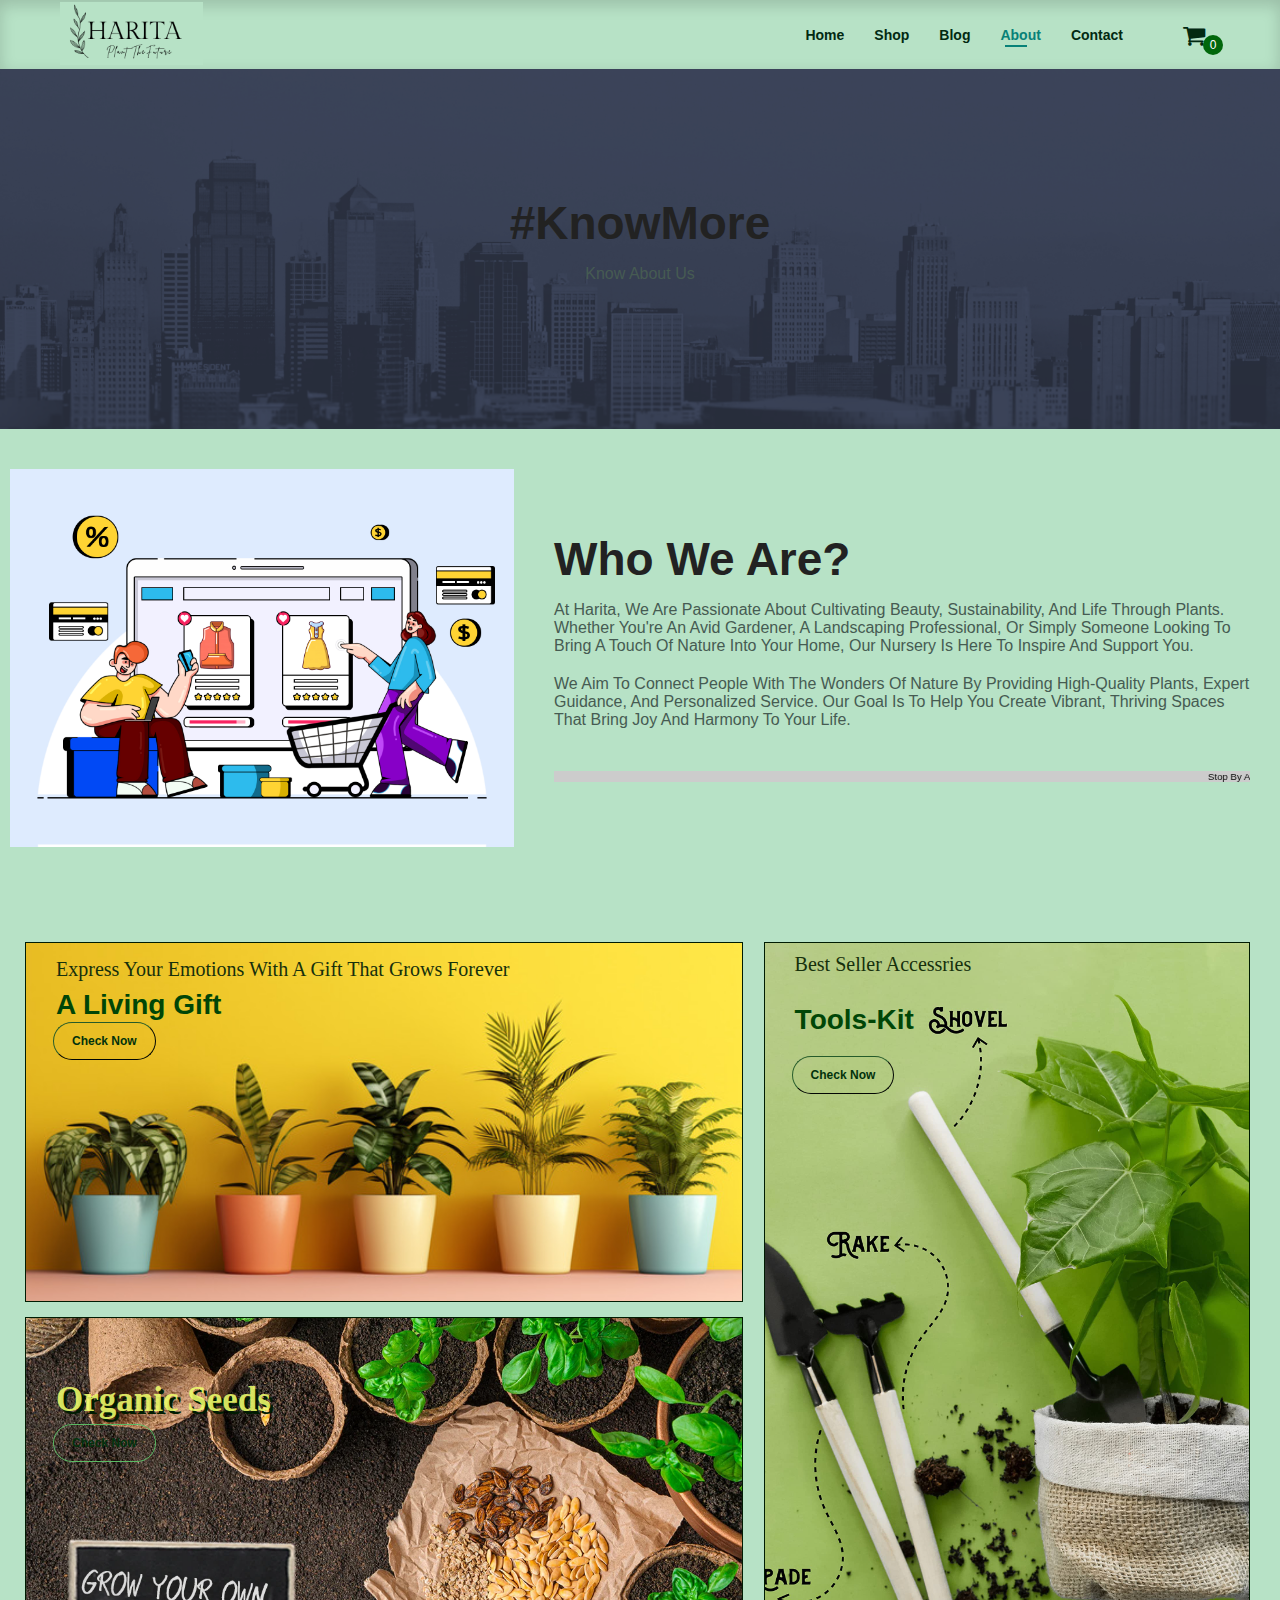
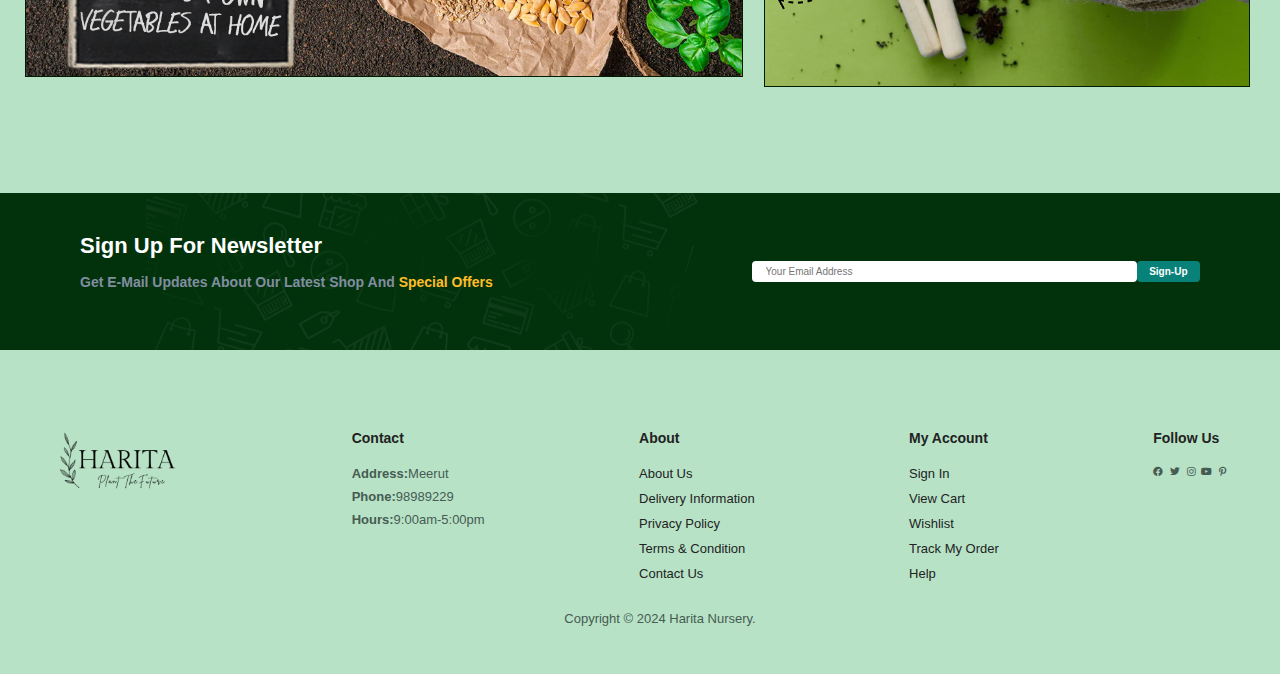
<file: about.html>
<!DOCTYPE html>
<html lang="en">

<head>
    <meta charset="UTF-8">
    <meta http-equiv="X-UA-Compatible" content="IE=edge">
    <meta name="viewport" content="width=device-width, initial-scale=1.0">
    <title>Harita Nursery</title>
    <link rel="stylesheet" href="https://pro.fontawesome.com/releases/v5.10.0/css/all.css" />
    <link rel="stylesheet" href="https://cdnjs.cloudflare.com/ajax/libs/font-awesome/4.7.0/css/font-awesome.min.css">
    <link rel="stylesheet" href="style.css">
    <script src="js/script3.js" defer></script>
</head>

<body>
    <section id="header">
        <a href="#"><img src="images/logo1.png" class="logo" alt="" width=auto height="63"></a>
        <div>
            <ul id="navbar">
                <li><a href="index.html">Home</a></li>
                <li><a href="shop.html">shop</a></li>
                <li><a href="blog.html">blog</a></li>
                <li><a class="active" href="about.html">about</a></li>
                <li><a href="contact.html">contact</a></li>
                <li><a href="login.html"><ion-icon name="person-add-outline"></ion-icon></a></li>
                <li id="lg-bag"><a href="cart.html"><i class="fa fa-shopping-cart main-cart" style="font-size:24px"><span> 0</span> </i></a></li>
                <a href="#" id="close"><i class="far fa-times"></i></a>
            </ul>
        </div>
        <div id="mobile">
            <a href="login.html"><ion-icon name="person-add-outline"></ion-icon></a>
            <a href="cart.html"><i class="fa fa-shopping-cart main-cart" style="font-size:24px"></i></a>
            <i id="bar" class="fas fa-outdent"></i>
        </div>
    </section>


    <section class="about-header">
        <h2>#KnowMore</h2>
        <p>Know About Us</p>
    </section>

    <section id="about-head"  class="section-p1">
        <img src="images/about2.jpg" alt="">
        <div>
            <h2>Who We Are?</h2>
            <p>At Harita, we are passionate about cultivating beauty, 
                sustainability, and life through plants. 
                Whether you're an avid gardener, a landscaping professional, 
                or simply someone looking to bring a touch of nature into 
                your home, our nursery is here to inspire and support you.</p>

                <p>We aim to connect people with the wonders of nature by 
                    providing high-quality plants, expert guidance, and 
                    personalized service. Our goal is to help you create 
                    vibrant, thriving spaces that bring joy and harmony to your life.</p>
                    <br><br>
                    <marquee bgcolor="#ccc" loop="-1" scrollamount="5" width="100%">
                        Stop by at our nursery to explore our collection, meet our friendly 
                        team, and find everything you need to bring your gardening dreams to life. 
                        Let’s grow together!
                    </marquee>
        </div>
    </section>
 
    <section id="banner" class="section-p1">
        <div class="banner-box banner-box3">
            <h2>Tools-kit</h2>
            <h4>Best Seller Accessries</h4>
            <button class="bannerbutton bannerbutton3" ><a href="shop.html#link5"> Check Now</a></button>
        </div>
        <div class="banner-box banner-box1">
            <h4>Express your emotions with a gift that grows forever</h4>
            <h2>A Living Gift</h2>

            <button class="bannerbutton bannerbutton1"><a href="shop.html#link1">Check Now</a></button>
        </div>
        <div class="banner-box banner-box2">
            <h2>Organic Seeds</h2>
            <button class="bannerbutton bannerbutton2"><a href="shop.html#link2">Check Now</a></button>
        </div><br>
    </section>
    <br><br><br><br><br><br>

    <section id="newsletter" class="section-p1 section-m1">
        <div class="newstext">
            <h4>Sign Up For Newsletter</h4>
            <p>Get E-mail updates about our latest shop and <span>special offers</span></p>
        </div>
        <div class="form">
            <input type="text" placeholder="Your Email Address">
            <button class="normal">Sign-Up</button>
        </div>
    </section>

    <footer class="section-p1">
        
        <img class="logo" src="images/logo1.png" alt="" width=auto height="65">
        <div>
            <div class="col">
                <h4>Contact</h4>
                <p><strong>Address:</strong>Meerut</p>
                <p><strong>Phone:</strong>98989229</p>
                <p><strong>Hours:</strong>9:00am-5:00pm</p>
            </div>
        </div>
        <div class="col">
            <h4>About</h4>
            <a href="#">About Us</a>
            <a href="#">Delivery Information</a>
            <a href="#">Privacy Policy</a>
            <a href="#">Terms & Condition</a>
            <a href="#">Contact Us</a>
        </div>
        <div class="col">
            <h4>My Account</h4>
            <a href="#">Sign In</a>
            <a href="#">View Cart</a>
            <a href="#">Wishlist</a>
            <a href="#">Track my order</a>
            <a href="#">Help</a>
        </div>
        <div class="Follow">
            <H4>Follow Us</H4>
            <div class="icon">
                <i class="fab fa-facebook-f"></i>
                <i class="fab fa-twitter"></i>
                <i class="fab fa-instagram"></i>
                <i class="fab fa-youtube"></i>
                <i class="fab fa-pinterest-p"></i>
            </div>
        </div>
        <div class="copyright">
            <p>Copyright © 2024 Harita Nursery.</p>
        </div>
    </footer>
</body>
<script async src="script2.js" ></script>

</html>
</file>
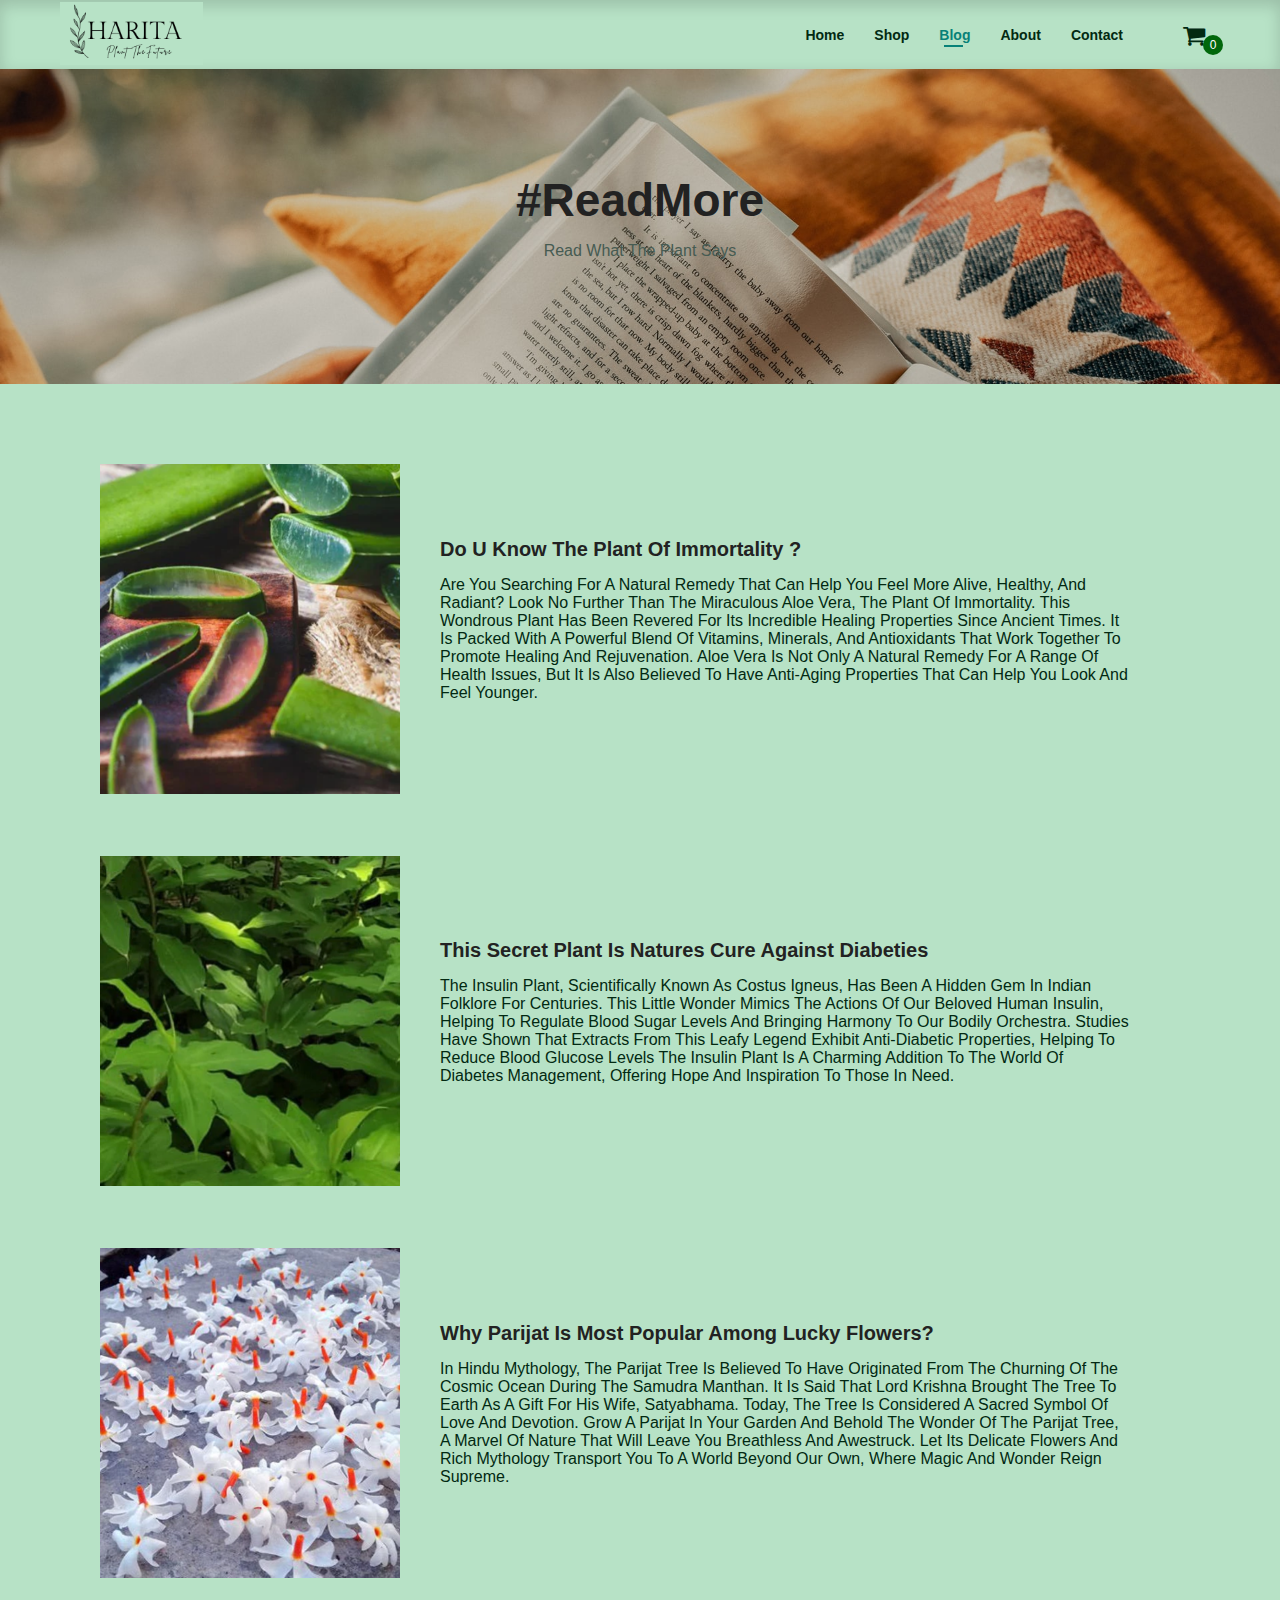
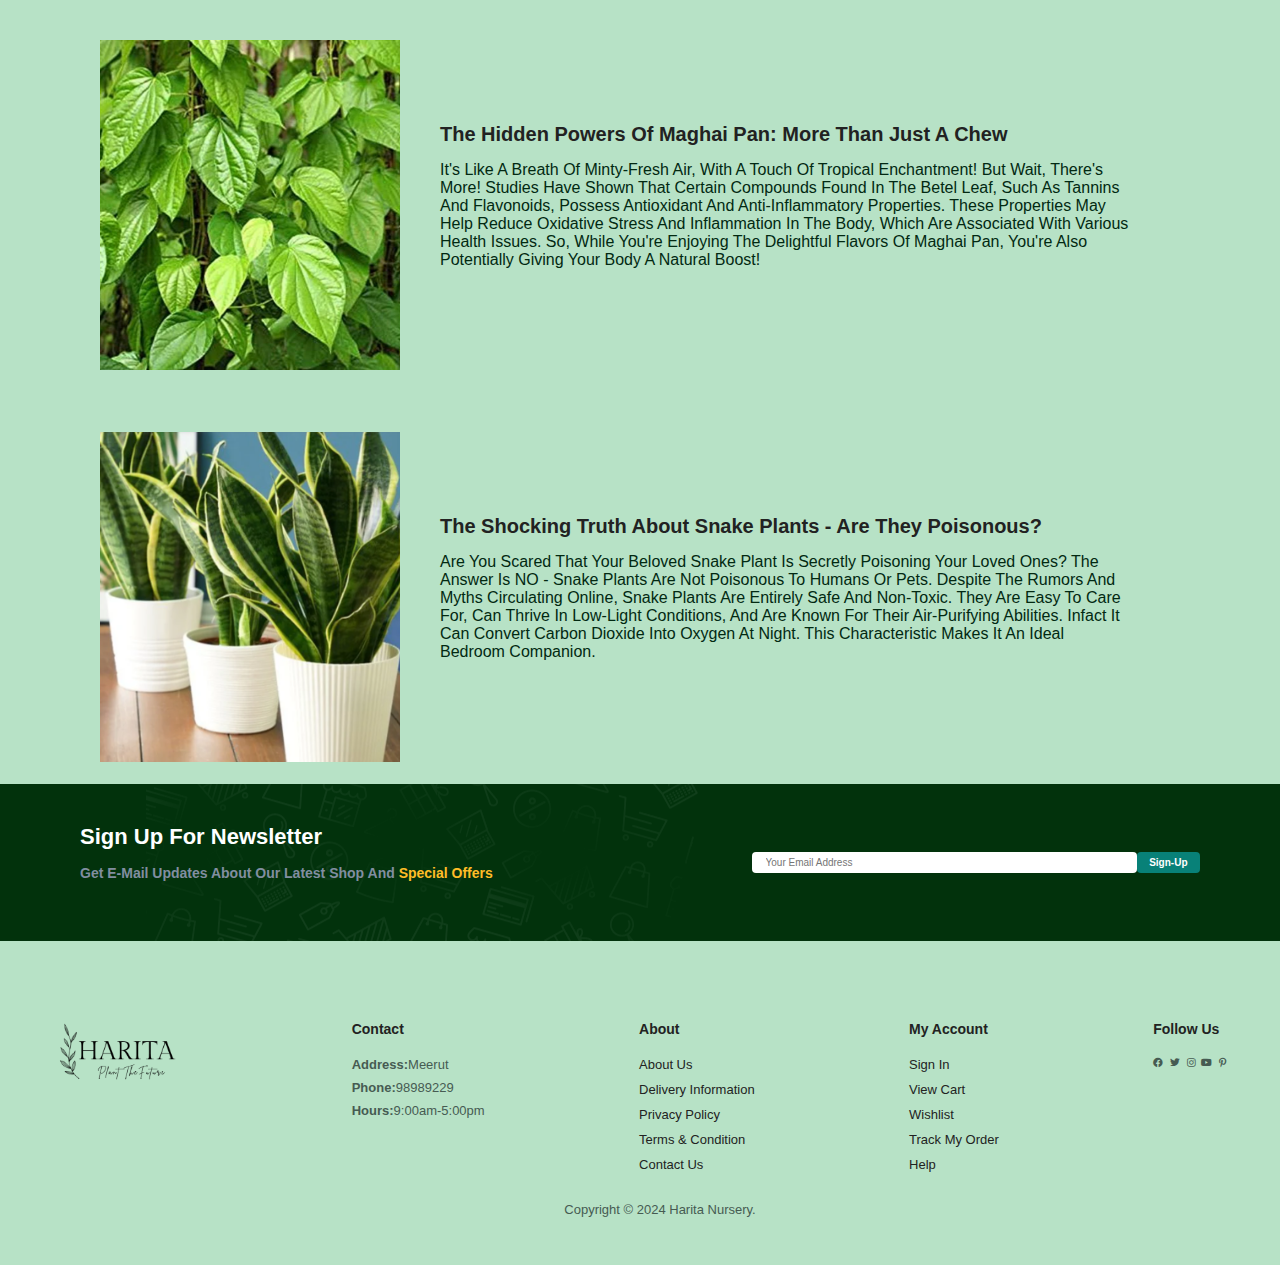
<file: blog.html>
<!DOCTYPE html>
<html lang="en">

<head>
    <meta charset="UTF-8">
    <meta http-equiv="X-UA-Compatible" content="IE=edge">
    <meta name="viewport" content="width=device-width, initial-scale=1.0">
    <title>Harita Nursery</title>
    <link rel="stylesheet" href="https://pro.fontawesome.com/releases/v5.10.0/css/all.css" />
    <link rel="stylesheet" href="https://cdnjs.cloudflare.com/ajax/libs/font-awesome/4.7.0/css/font-awesome.min.css">
    <link rel="stylesheet" href="style.css">
    <script src="js/script3.js" defer></script>
</head>

<body>
    <section id="header">
        <a href="#"><img src="images/logo1.png" class="logo" alt="" width=auto height="63"></a>
        <div>
            <ul id="navbar">
                <li><a href="index.html">Home</a></li>
                <li><a href="shop.html">shop</a></li>
                <li><a class="active" href="blog.html">blog</a></li>
                <li><a href="about.html">about</a></li>
                <li><a href="contact.html">contact</a></li>
                <li><a href="login.html"><ion-icon name="person-add-outline"></ion-icon></a></li>
                <li id="lg-bag"><a href="cart.html"><i class="fa fa-shopping-cart main-cart" style="font-size:24px"><span> 0</span> </i></a></li>
                <a href="#" id="close"><i class="far fa-times"></i></a>
            </ul>
        </div>
        <div id="mobile">
            <a href="login.html"><ion-icon name="person-add-outline"></ion-icon></a>
            <a href="cart.html"><i class="fa fa-shopping-cart main-cart" style="font-size:24px"></i></a>
            <i id="bar" class="fas fa-outdent"></i>
        </div>
    </section>

    <section class="blog-header">
        <h2>#ReadMore</h2>
        <p>Read what the plant says</p>
    </section>

    <section id="blog">
        <div class="blog-box">
            <div class="blog-img">
                <img src="blog/b2.png" alt="">
            </div>
            <div class="blog-details">
                <h4>Do u know the Plant of Immortality ?</h4>
                <p>Are you searching for a natural remedy that can help you feel more alive, healthy, and radiant?

                    Look no further than the miraculous Aloe Vera, the plant of immortality.

                    This wondrous plant has been revered for its incredible healing properties since ancient times.

                    It is packed with a powerful blend of vitamins, minerals, and antioxidants that work together to
                    promote healing and rejuvenation.

                    Aloe Vera is not only a natural remedy for a range of health issues, but it is also believed to have
                    anti-aging properties that can help you look and feel younger.</p>
            </div>
        </div>
        <div class="blog-box">
            <div class="blog-img">
                <img src="blog/b3.png" alt="">
            </div>
            <div class="blog-details">
                <h4>This secret Plant is Natures cure against diabeties</h4>
                <p>The Insulin Plant, scientifically known as Costus igneus, has been a hidden gem in Indian folklore
                    for centuries.
                    This little wonder mimics the actions of our beloved human insulin, helping to regulate blood sugar
                    levels and bringing harmony to our bodily orchestra.
                    Studies have shown that extracts from this leafy legend exhibit anti-diabetic properties, helping to
                    reduce blood glucose levels
                    The Insulin Plant is a charming addition to the world of diabetes management, offering hope and
                    inspiration to those in need.
                </p>
            </div>
        </div>
        <div class="blog-box">
            <div class="blog-img">
                <img src="blog/b4.png" alt="">
            </div>
            <div class="blog-details">
                <h4>Why Parijat is most Popular among Lucky Flowers?</h4>
                <p>In Hindu mythology, the Parijat tree is believed to have originated from the churning of the cosmic
                    ocean during the Samudra Manthan.

                    It is said that Lord Krishna brought the tree to Earth as a gift for his wife, Satyabhama.

                    Today, the tree is considered a sacred symbol of love and devotion.

                    Grow a Parijat in your garden and behold the wonder of the Parijat tree, a marvel of nature that
                    will leave you breathless and awestruck.

                    Let its delicate flowers and rich mythology transport you to a world beyond our own, where magic and
                    wonder reign supreme.</p>
            </div>
        </div>
        <div class="blog-box">
            <div class="blog-img">
                <img src="blog/b5.png" alt="">
            </div>
            <div class="blog-details">
                <h4>The Hidden Powers of Maghai Pan: More than Just a Chew</h4>
                <p>
                    It's like a breath of minty-fresh air, with a touch of tropical enchantment!
                    But wait, there's more!

                    Studies have shown that certain compounds found in the betel leaf, such as tannins and flavonoids,
                    possess antioxidant and anti-inflammatory properties. These properties may help reduce oxidative
                    stress and inflammation in the body, which are associated with various health issues.

                    So, while you're enjoying the delightful flavors of Maghai Pan, you're also potentially giving your
                    body a natural boost!</p>
            </div>
        </div>
        <div class="blog-box">
            <div class="blog-img">
                <img src="blog/b6.png" alt="">
            </div>
            <div class="blog-details">
                <h4>The Shocking Truth About Snake Plants - Are They Poisonous?</h4>
                <p>

                    Are you scared that your beloved snake plant is secretly poisoning your loved ones?

                    The answer is NO - snake plants are not poisonous to humans or pets. Despite the rumors and myths
                    circulating online, snake plants are entirely safe and non-toxic.

                    They are easy to care for, can thrive in low-light conditions, and are known for their air-purifying
                    abilities.

                    Infact it can convert carbon dioxide into oxygen at night. This characteristic makes it an ideal
                    bedroom companion.</p>
            </div>
        </div>
    </section>


    <section id="newsletter" class="section-p1 section-m1">
        <div class="newstext">
            <h4>Sign Up For Newsletter</h4>
            <p>Get E-mail updates about our latest shop and <span>special offers</span></p>
        </div>
        <div class="form">
            <input type="text" placeholder="Your Email Address">
            <button class="normal">Sign-Up</button>
        </div>
    </section>

    <footer class="section-p1">

        <img class="logo" src="images/logo1.png" alt="" width=auto height="65">
        <div>
            <div class="col">
                <h4>Contact</h4>
                <p><strong>Address:</strong>Meerut</p>
                <p><strong>Phone:</strong>98989229</p>
                <p><strong>Hours:</strong>9:00am-5:00pm</p>
            </div>
        </div>
        <div class="col">
            <h4>About</h4>
            <a href="#">About Us</a>
            <a href="#">Delivery Information</a>
            <a href="#">Privacy Policy</a>
            <a href="#">Terms & Condition</a>
            <a href="#">Contact Us</a>
        </div>
        <div class="col">
            <h4>My Account</h4>
            <a href="#">Sign In</a>
            <a href="#">View Cart</a>
            <a href="#">Wishlist</a>
            <a href="#">Track my order</a>
            <a href="#">Help</a>
        </div>
        <div class="Follow">
            <H4>Follow Us</H4>
            <div class="icon">
                <i class="fab fa-facebook-f"></i>
                <i class="fab fa-twitter"></i>
                <i class="fab fa-instagram"></i>
                <i class="fab fa-youtube"></i>
                <i class="fab fa-pinterest-p"></i>
            </div>
        </div>
        <div class="copyright">
            <p>Copyright © 2024 Harita Nursery.</p>
        </div>
    </footer>
    
</body>
<script async src="script2.js" ></script>

</html>
</file>
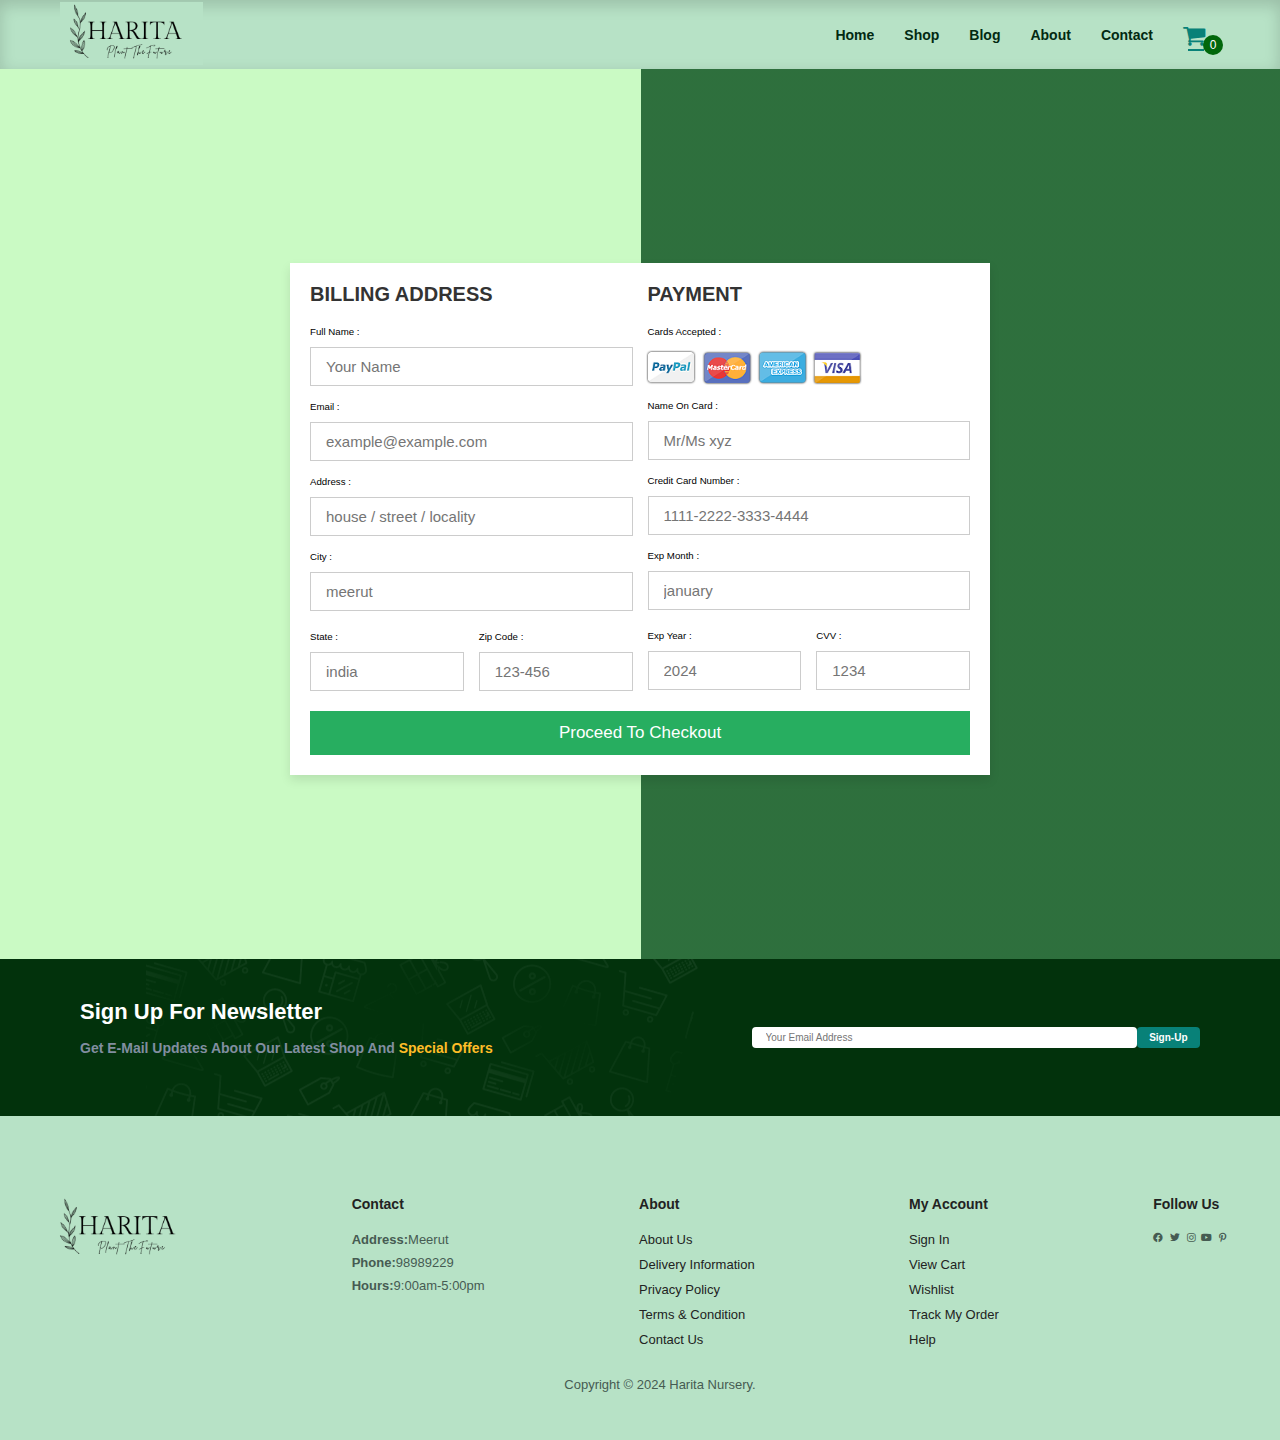
<file: buy.html>
<!DOCTYPE html>
<html lang="en">

<head>
    <meta charset="UTF-8">
    <meta http-equiv="X-UA-Compatible" content="IE=edge">
    <meta name="viewport" content="width=device-width, initial-scale=1.0">
    <title>Harita Nursery</title>
    <link rel="stylesheet" href="https://pro.fontawesome.com/releases/v5.10.0/css/all.css" />
    <link rel="stylesheet" href="https://cdnjs.cloudflare.com/ajax/libs/font-awesome/4.7.0/css/font-awesome.min.css">
    <link rel="stylesheet" href="style.css">
    <script src="js/script3.js" defer></script>
    <script async src="script2.js"></script>
    
</head>

<body>
    <section id="header">
        <a href="#"><img src="images/logo1.png" class="logo" alt="" width=auto height="63"></a>
        <div>
            <ul id="navbar">
                <li><a href="index.html">Home</a></li>
                <li><a href="shop.html">shop</a></li>
                <li><a href="blog.html">blog</a></li>
                <li><a href="about.html">about</a></li>
                <li><a href="contact.html">contact</a></li>
                <li id="lg-bag"><a class="active" href="cart.html"><i class="fa fa-shopping-cart main-cart"
                            style="font-size:24px"> <span> 0</span> </i></a></li>
                <a href="#" id="close"><i class="far fa-times"></i></a>
            </ul>
        </div>
        <div id="mobile">
            <a class="active" href="cart.html"><i class="fa fa-shopping-cart main-cart"
                style="font-size:24px"></i></a>
            <i id="bar" class="fas fa-outdent"></i>
        </div>
    </section>

    <div class="containerr">

        <form action="">
    
            <div class="row">
    
                <div class="col">
    
                    <h3 class="title">billing address</h3>
    
                    <div class="inputBox">
                        <span>full name :</span>
                        <input type="text" placeholder="Your Name">
                    </div>
                    <div class="inputBox">
                        <span>email :</span>
                        <input type="email" placeholder="example@example.com">
                    </div>
                    <div class="inputBox">
                        <span>address :</span>
                        <input type="text" placeholder="house / street / locality">
                    </div>
                    <div class="inputBox">
                        <span>city :</span>
                        <input type="text" placeholder="meerut">
                    </div>
    
                    <div class="flex">
                        <div class="inputBox">
                            <span>state :</span>
                            <input type="text" placeholder="india">
                        </div>
                        <div class="inputBox">
                            <span>zip code :</span>
                            <input type="text" placeholder="123-456">
                        </div>
                    </div>
    
                </div>
    
                <div class="col">
    
                    <h3 class="title">payment</h3>
    
                    <div class="inputBox">
                        <span>cards accepted :</span>
                        <img src="banner/card_img.png" alt="">
                    </div>
                    <div class="inputBox">
                        <span>name on card :</span>
                        <input type="text" placeholder="Mr/Ms xyz">
                    </div>
                    <div class="inputBox">
                        <span>credit card number :</span>
                        <input type="number" placeholder="1111-2222-3333-4444">
                    </div>
                    <div class="inputBox">
                        <span>exp month :</span>
                        <input type="text" placeholder="january">
                    </div>
    
                    <div class="flex">
                        <div class="inputBox">
                            <span>exp year :</span>
                            <input type="number" placeholder="2024">
                        </div>
                        <div class="inputBox">
                            <span>CVV :</span>
                            <input type="text" placeholder="1234">
                        </div>
                    </div>
    
                </div>
        
            </div>
    
            <input type="submit" value="proceed to checkout" class="submit-btn" onclick="myFunction()">
    
        </form>
    
    </div> 



    <section id="newsletter" class="section-p1 section-m1 buypgnewsletter">
        <div class="newstext">
            <h4>Sign Up For Newsletter</h4>
            <p>Get E-mail updates about our latest shop and <span>special offers</span></p>
        </div>
        <div class="form">
            <input type="text" placeholder="Your Email Address">
            <button class="normal">Sign-Up</button>
        </div>
    </section>

    <footer class="section-p1">

        <img class="logo" src="images/logo1.png" alt="" width=auto height="65">
        <div>
            <div class="col">
                <h4>Contact</h4>
                <p><strong>Address:</strong>Meerut</p>
                <p><strong>Phone:</strong>98989229</p>
                <p><strong>Hours:</strong>9:00am-5:00pm</p>
            </div>
        </div>
        <div class="col">
            <h4>About</h4>
            <a href="#">About Us</a>
            <a href="#">Delivery Information</a>
            <a href="#">Privacy Policy</a>
            <a href="#">Terms & Condition</a>
            <a href="#">Contact Us</a>
        </div>
        <div class="col">
            <h4>My Account</h4>
            <a href="#">Sign In</a>
            <a href="#">View Cart</a>
            <a href="#">Wishlist</a>
            <a href="#">Track my order</a>
            <a href="#">Help</a>
        </div>
        <div class="Follow">
            <H4>Follow Us</H4>
            <div class="icon">
                <i class="fab fa-facebook-f"></i>
                <i class="fab fa-twitter"></i>
                <i class="fab fa-instagram"></i>
                <i class="fab fa-youtube"></i>
                <i class="fab fa-pinterest-p"></i>
            </div>
        </div>
        <div class="copyright">
            <p>Copyright © 2024 Harita Nursery.</p>
        </div>
    </footer>

    <script>
        function myFunction() {
          alert("Your product details are saved");
        }
        </script
</body>


</html>
</file>
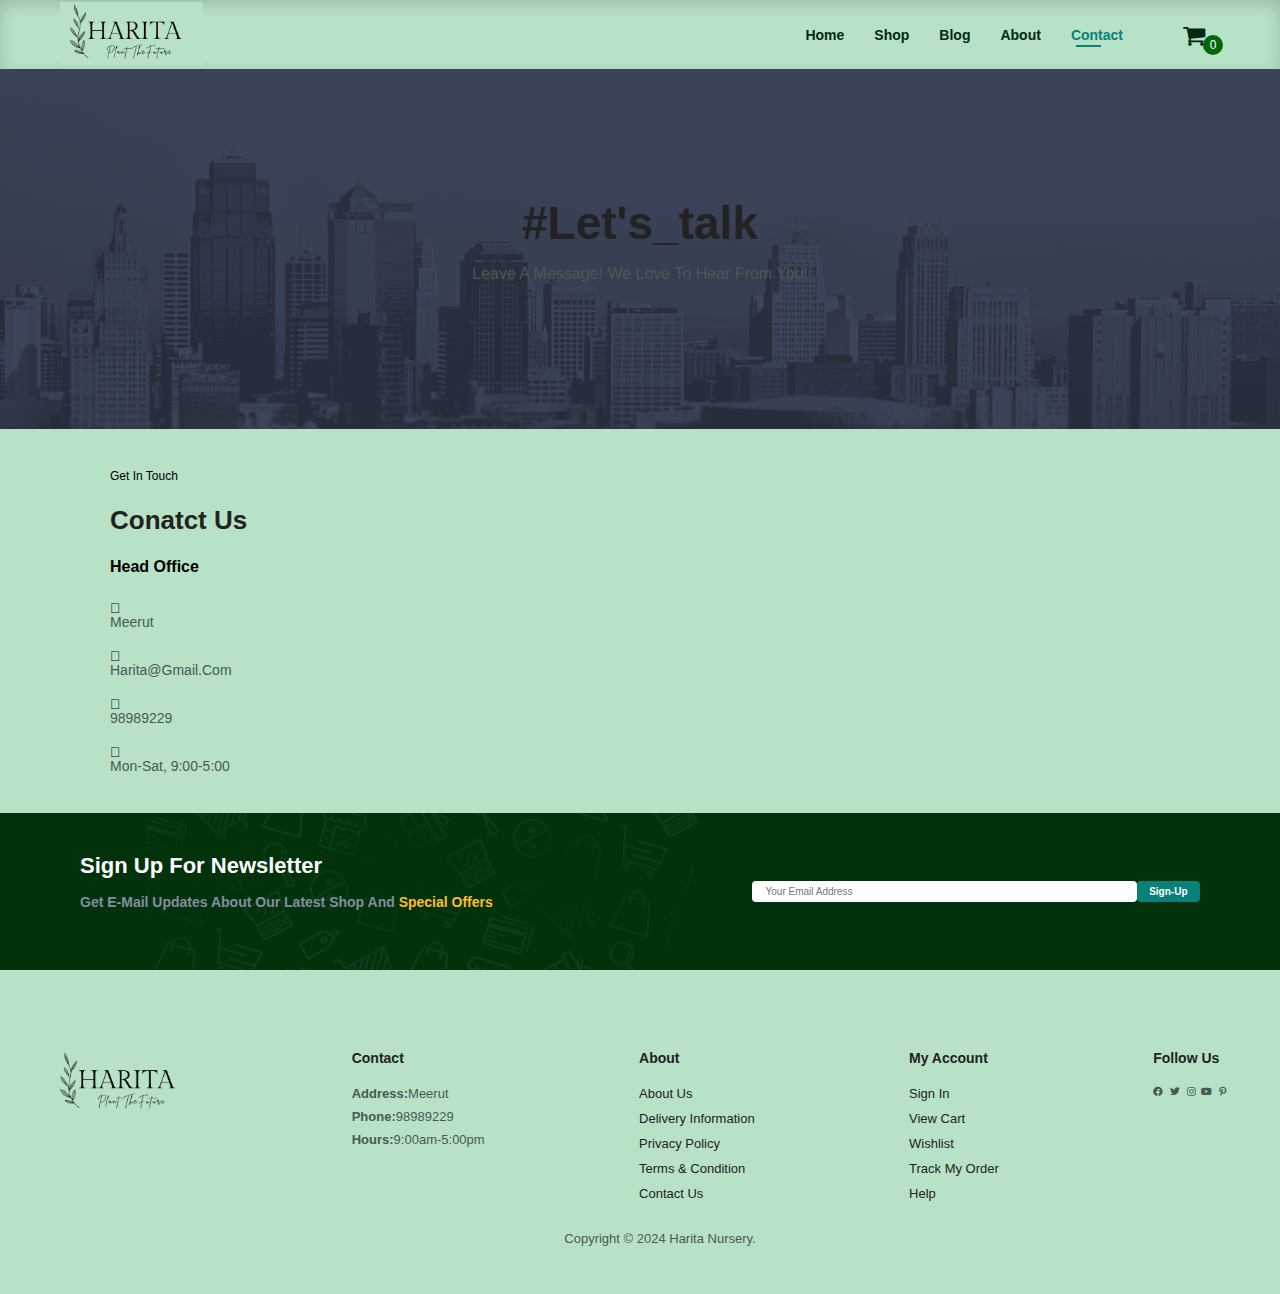
<file: contact.html>
<!DOCTYPE html>
<html lang="en">

<head>
    <meta charset="UTF-8">
    <meta http-equiv="X-UA-Compatible" content="IE=edge">
    <meta name="viewport" content="width=device-width, initial-scale=1.0">
    <title>Harita Nursery</title>
    <link rel="stylesheet" href="https://pro.fontawesome.com/releases/v5.10.0/css/all.css" />
    <link rel="stylesheet" href="https://cdnjs.cloudflare.com/ajax/libs/font-awesome/4.7.0/css/font-awesome.min.css">
    <link rel="stylesheet" href="style.css">
    <script src="js/script3.js" defer></script>
</head>

<body>
    <section id="header">
        <a href="#"><img src="images/logo1.png" class="logo" alt="" width=auto height="63"></a>
        <div>
            <ul id="navbar">
                <li><a href="index.html">Home</a></li>
                <li><a href="shop.html">shop</a></li>
                <li><a href="blog.html">blog</a></li>
                <li><a href="about.html">about</a></li>
                <li><a class="active" href="contact.html">contact</a></li>
                <li><a href="login.html"><ion-icon name="person-add-outline"></ion-icon></a></li>
                <li id="lg-bag"><a href="cart.html"><i class="fa fa-shopping-cart main-cart" style="font-size:24px"><span> 0</span> </i></a></li>
                <a href="#" id="close"><i class="far fa-times"></i></a>
            </ul>
        </div>
        <div id="mobile">
            <a href="login.html"><ion-icon name="person-add-outline"></ion-icon></a>
            <a href="cart.html"><i class="fa fa-shopping-cart main-cart" style="font-size:24px"></i></a>
            <i id="bar" class="fas fa-outdent"></i>
        </div>
    </section>


    <section class="about-header">
        <h2>#let's_talk</h2>
        <p>Leave A Message! We love to hear from you!</p>
    </section>

    <section id="contact-details" class="section-p1">
        <div class="details">
            <span>Get In Touch</span>
            <h2>Conatct Us</h2>
            <h3>Head Office</h3>
            <div>
                <li>
                    <i class="fal fa-map">
                        <p>meerut</p>
                    </i>
                </li>
                <li>
                    <i class="fal fa-envelope">
                        <p>Harita@gmail.com</p>
                    </i>
                </li>
                <li>
                    <i class="fal fa-phone-alt">
                        <p>98989229</p>
                    </i>
                </li>
                <li>
                    <i class="fal fa-clock">
                        <p>Mon-Sat, 9:00-5:00</p>
                    </i>
                </li>
            </div>
        </div>

        <div class="map">
            <iframe src="https://www.google.com/maps/embed?pb=!1m18!1m12!1m3!1d223359.80244090618!2d77.53448204688267!3d28.98746248482497!2m3!1f0!2f0!3f0!3m2!1i1024!2i768!4f13.1!3m3!1m2!1s0x390c64f457b66325%3A0x42faa83387a6be5e!2sMeerut%2C%20Uttar%20Pradesh!5e0!3m2!1sen!2sin!4v1733583897195!5m2!1sen!2sin" 
            width="600" height="450" style="border:0;" allowfullscreen="" loading="lazy" referrerpolicy="no-referrer-when-downgrade"></iframe>
        </div>
    </section>

    <section id="newsletter" class="section-p1 section-m1">
        <div class="newstext">
            <h4>Sign Up For Newsletter</h4>
            <p>Get E-mail updates about our latest shop and <span>special offers</span></p>
        </div>
        <div class="form">
            <input type="text" placeholder="Your Email Address">
            <button class="normal">Sign-Up</button>
        </div>
    </section>

    <footer class="section-p1">
        
        <img class="logo" src="images/logo1.png" alt="" width=auto height="65">
        <div>
            <div class="col">
                <h4>Contact</h4>
                <p><strong>Address:</strong>Meerut</p>
                <p><strong>Phone:</strong>98989229</p>
                <p><strong>Hours:</strong>9:00am-5:00pm</p>
            </div>
        </div>
        <div class="col">
            <h4>About</h4>
            <a href="#">About Us</a>
            <a href="#">Delivery Information</a>
            <a href="#">Privacy Policy</a>
            <a href="#">Terms & Condition</a>
            <a href="#">Contact Us</a>
        </div>
        <div class="col">
            <h4>My Account</h4>
            <a href="#">Sign In</a>
            <a href="#">View Cart</a>
            <a href="#">Wishlist</a>
            <a href="#">Track my order</a>
            <a href="#">Help</a>
        </div>
        <div class="Follow">
            <H4>Follow Us</H4>
            <div class="icon">
                <i class="fab fa-facebook-f"></i>
                <i class="fab fa-twitter"></i>
                <i class="fab fa-instagram"></i>
                <i class="fab fa-youtube"></i>
                <i class="fab fa-pinterest-p"></i>
            </div>
        </div>
        <div class="copyright">
            <p>Copyright © 2024 Harita Nursery.</p>
        </div>
    </footer>
</body>
<script async src="script2.js" ></script>

</html>
</file>
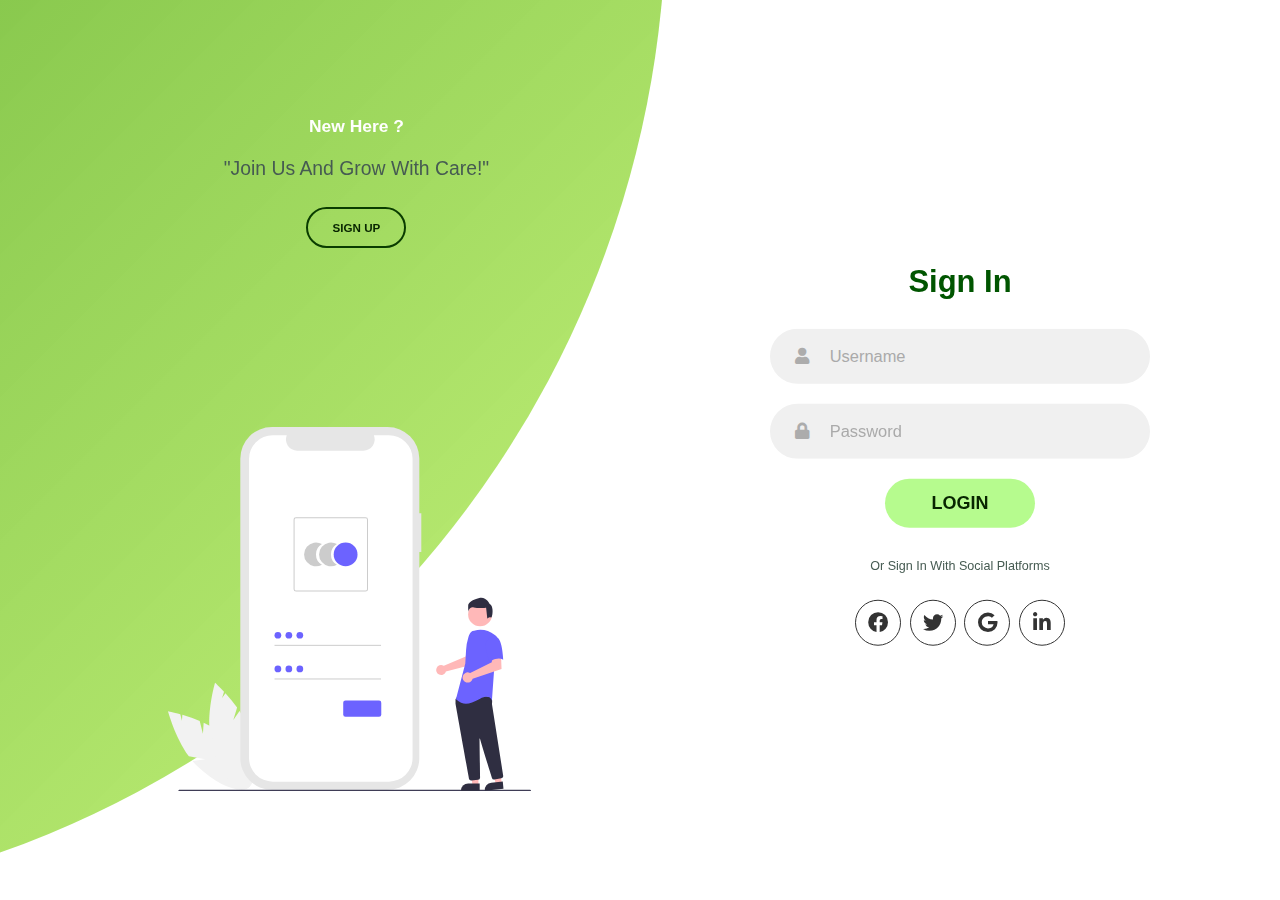
<file: login.html>
<!DOCTYPE html>
<html lang="en">
  <head>
    <meta charset="UTF-8" />
    <meta name="viewport" content="width=device-width, initial-scale=1.0" />
    <link rel="stylesheet" href="style.css" />
    <link rel="stylesheet" href="https://pro.fontawesome.com/releases/v5.10.0/css/all.css" />
    <link rel="stylesheet" href="https://cdnjs.cloudflare.com/ajax/libs/font-awesome/4.7.0/css/font-awesome.min.css">
    <title>Sign in / Sign up Form</title>
  </head>
  <body>
    <div class="container5">
      <div class="forms-container">
        <div class="signin-signup">
          <form action="index.html" class="sign-in-form">
            <h2 class="title">Sign in</h2>
            <div class="input-field">
              <i class="fas fa-user"></i>
              <input type="text" placeholder="Username" />
            </div>
            <div class="input-field">
              <i class="fas fa-lock"></i>
              <input type="password" placeholder="Password" />
            </div>
            <input type="submit" value="Login" class="btn solid" />
            <p class="social-text">Or Sign in with social platforms</p>
            <div class="social-media">
              <a href="#" class="social-icon">
                <i class="fab fa-facebook-f"></i>
              </a>
              <a href="#" class="social-icon">
                <i class="fab fa-twitter"></i>
              </a>
              <a href="#" class="social-icon">
                <i class="fab fa-google"></i>
              </a>
              <a href="#" class="social-icon">
                <i class="fab fa-linkedin-in"></i>
              </a>
            </div>
          </form>
          <form action="index.html" class="sign-up-form">
            <h2 class="title">Sign up</h2>
            <div class="input-field">
              <i class="fas fa-user"></i>
              <input type="text" placeholder="Username" />
            </div>
            <div class="input-field">
              <i class="fas fa-envelope"></i>
              <input type="email" placeholder="Email" />
            </div>
            <div class="input-field">
              <i class="fas fa-lock"></i>
              <input type="password" placeholder="Password" />
            </div>
            <input type="submit" class="btn" value="Sign up" />
            <p class="social-text">Or Sign up with social platforms</p>
            <div class="social-media">
              <a href="#" class="social-icon">
                <i class="fab fa-facebook-f"></i>
              </a>
              <a href="#" class="social-icon">
                <i class="fab fa-twitter"></i>
              </a>
              <a href="#" class="social-icon">
                <i class="fab fa-google"></i>
              </a>
              <a href="#" class="social-icon">
                <i class="fab fa-linkedin-in"></i>
              </a>
            </div>
          </form>
        </div>
      </div>

      <div class="panels-container">
        <div class="panel left-panel">
          <div class="content">
            <h3>New here ?</h3>
            <p>"Join us and grow with care!"</p>
            <button class="btn transparent" id="sign-up-btn">
              Sign up
            </button>
          </div>
          <img src="images/login.svg" class="image" alt="" />
        </div>
        <div class="panel right-panel">
          <div class="content">
            <h3>Seen you before?</h3>
            <p>
                Welcome back to your green haven!
            </p>
            <button class="btn transparent" id="sign-in-btn">
              Sign in
            </button>
          </div>
          <img src="images/reg.svg" class="image" alt="" />
        </div>
      </div>
    </div>

    <script src="app.js"></script>
  </body>
</html>
</file>
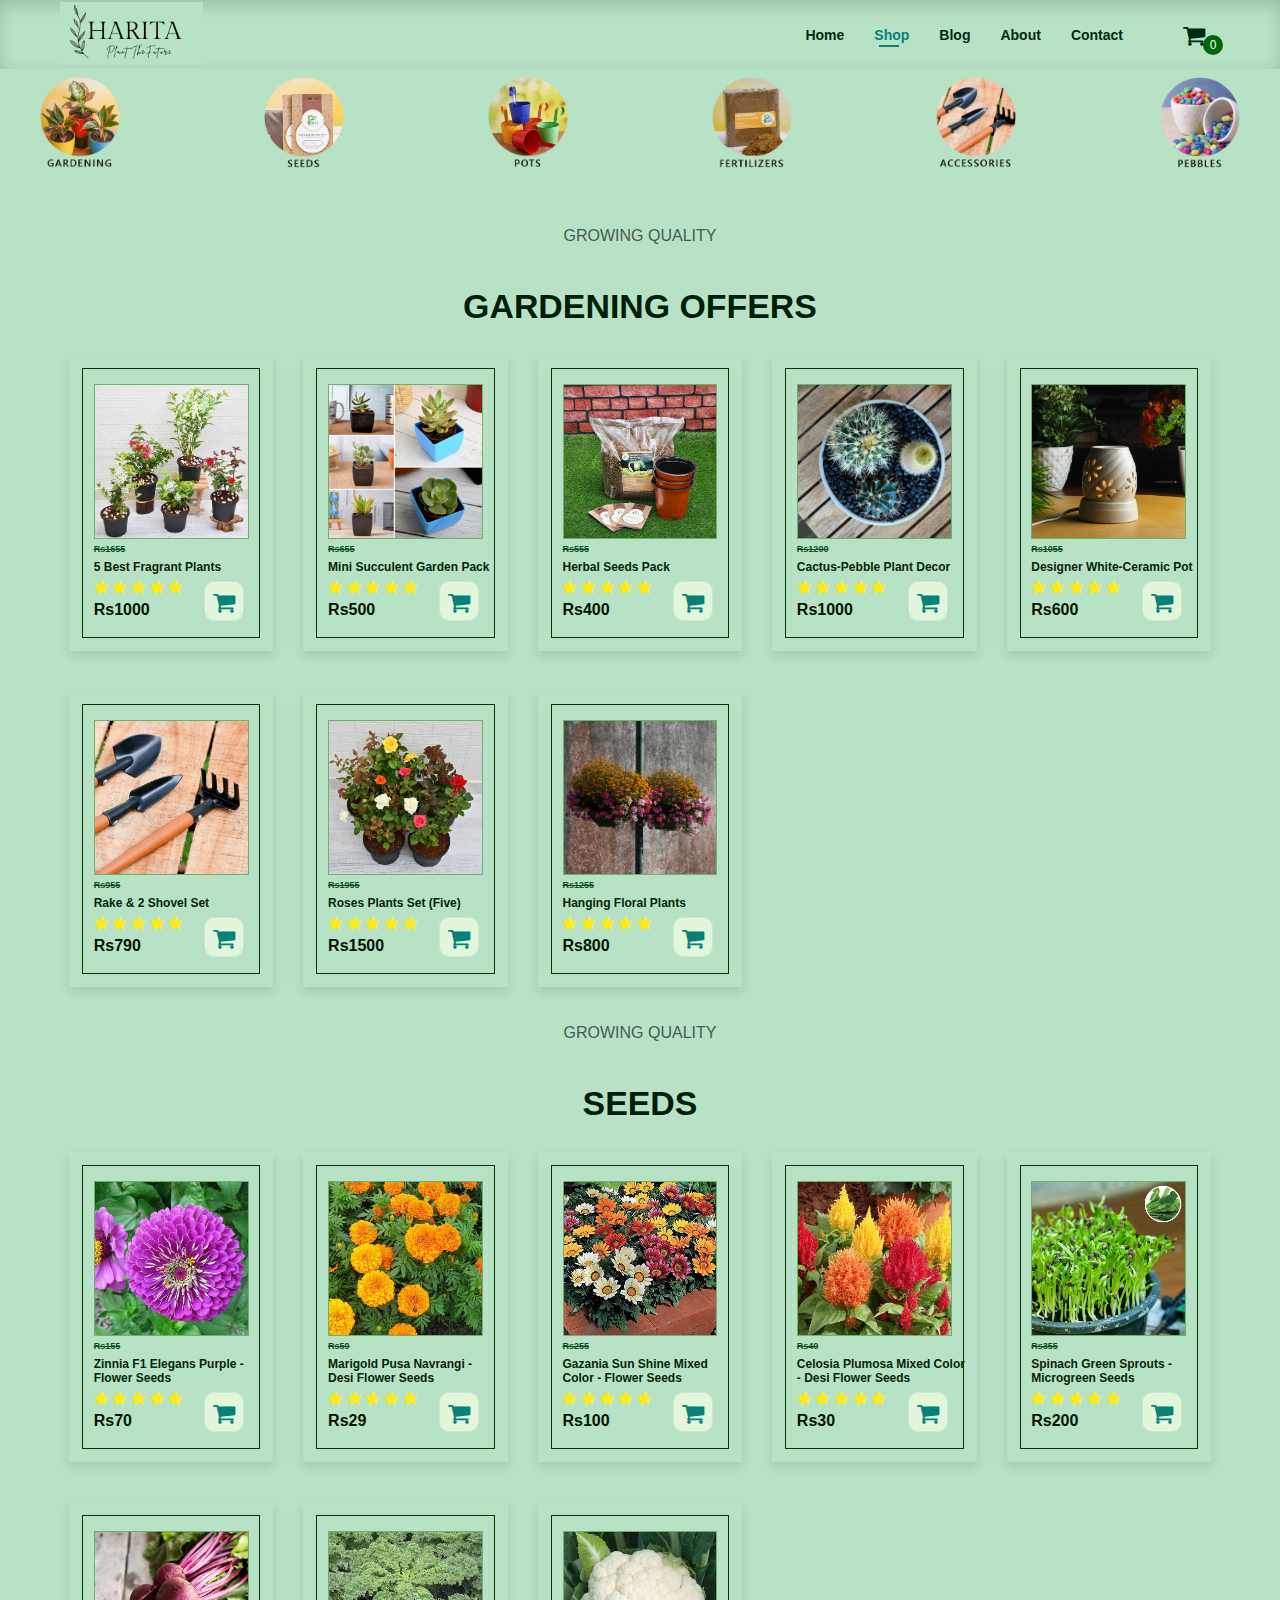
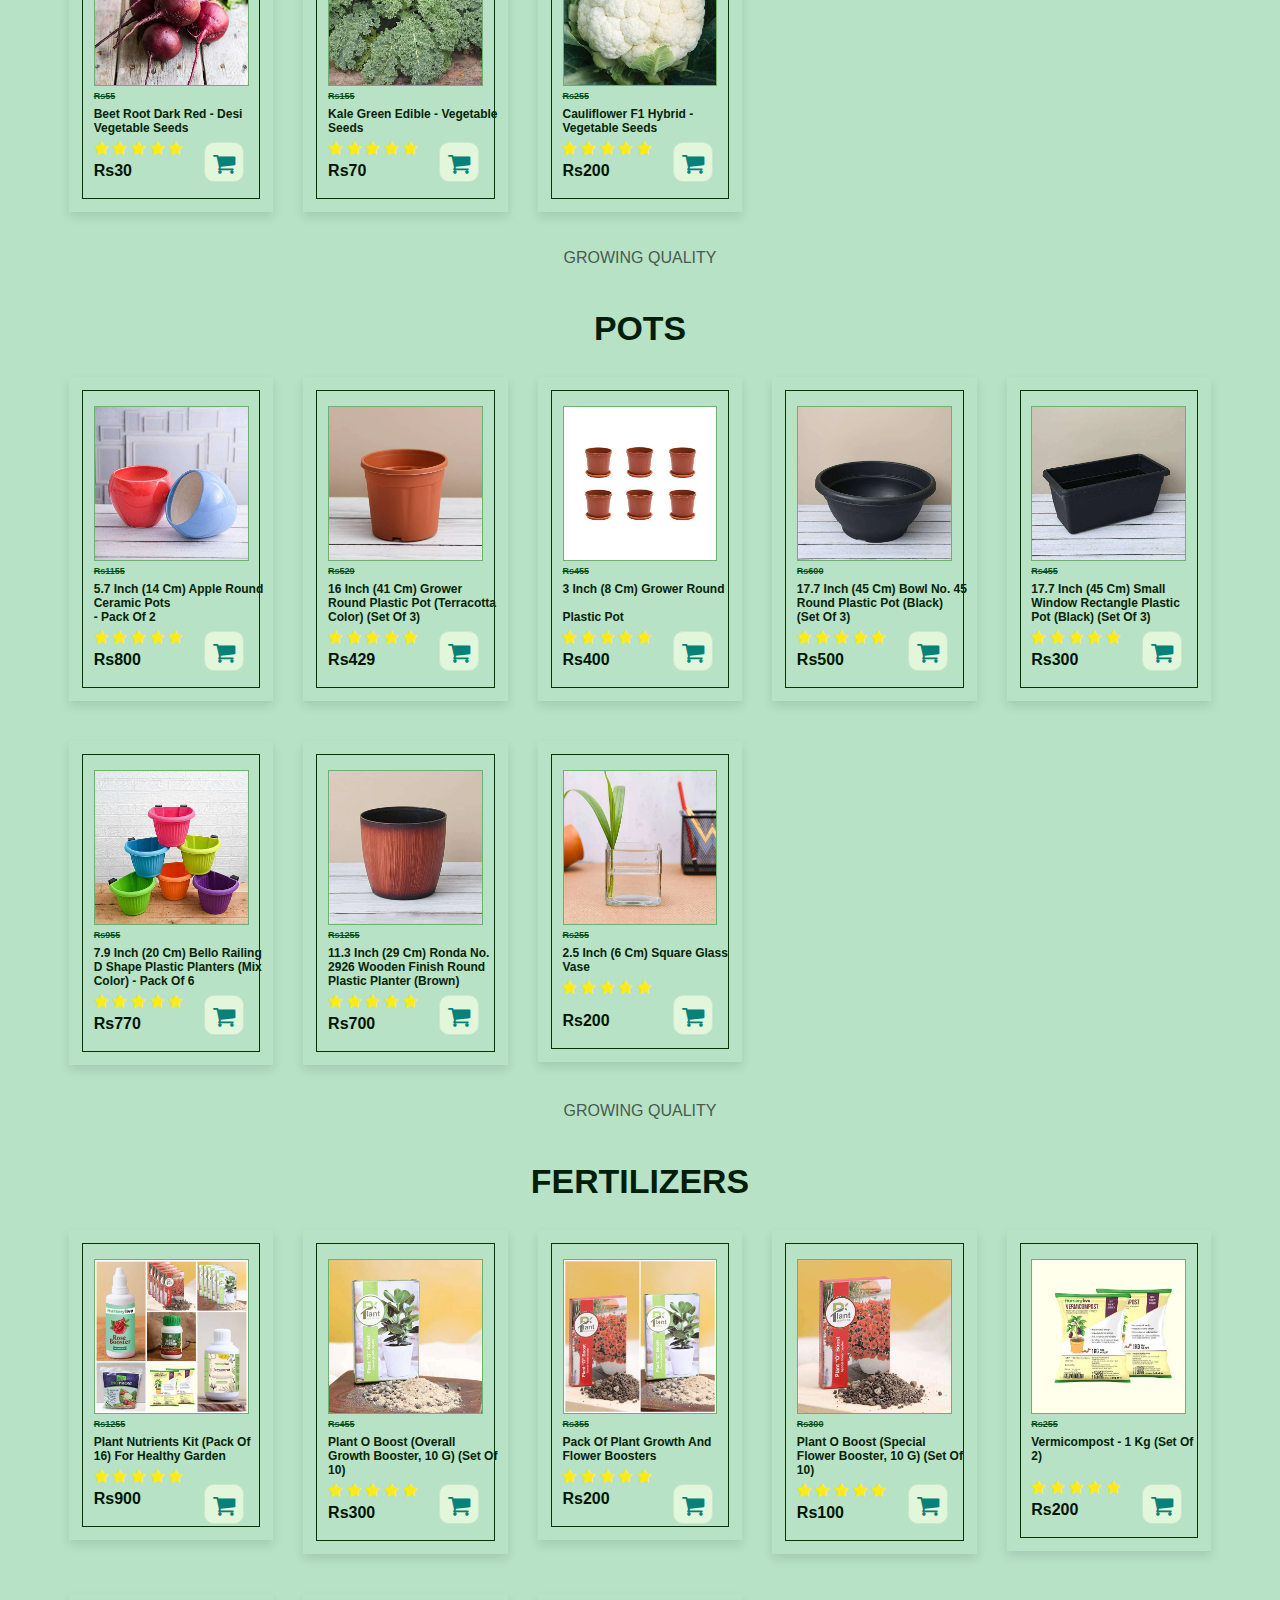
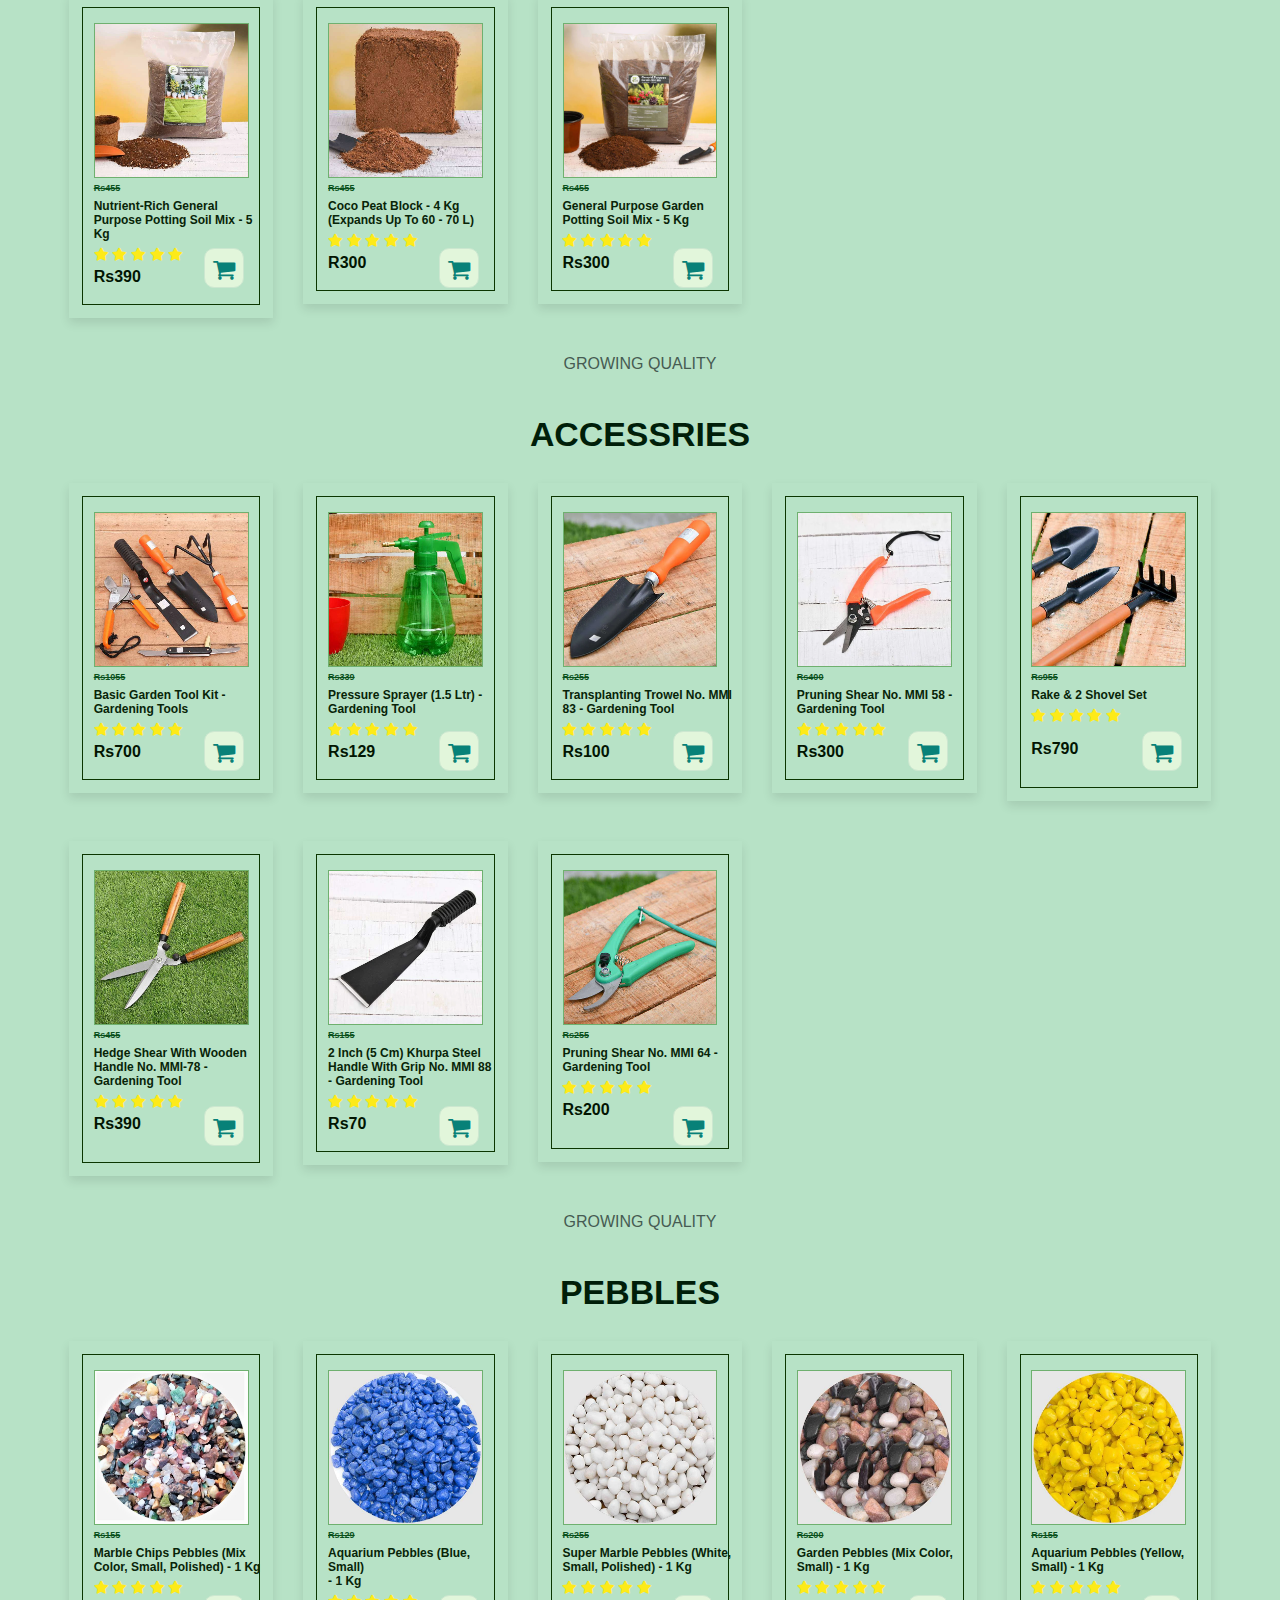
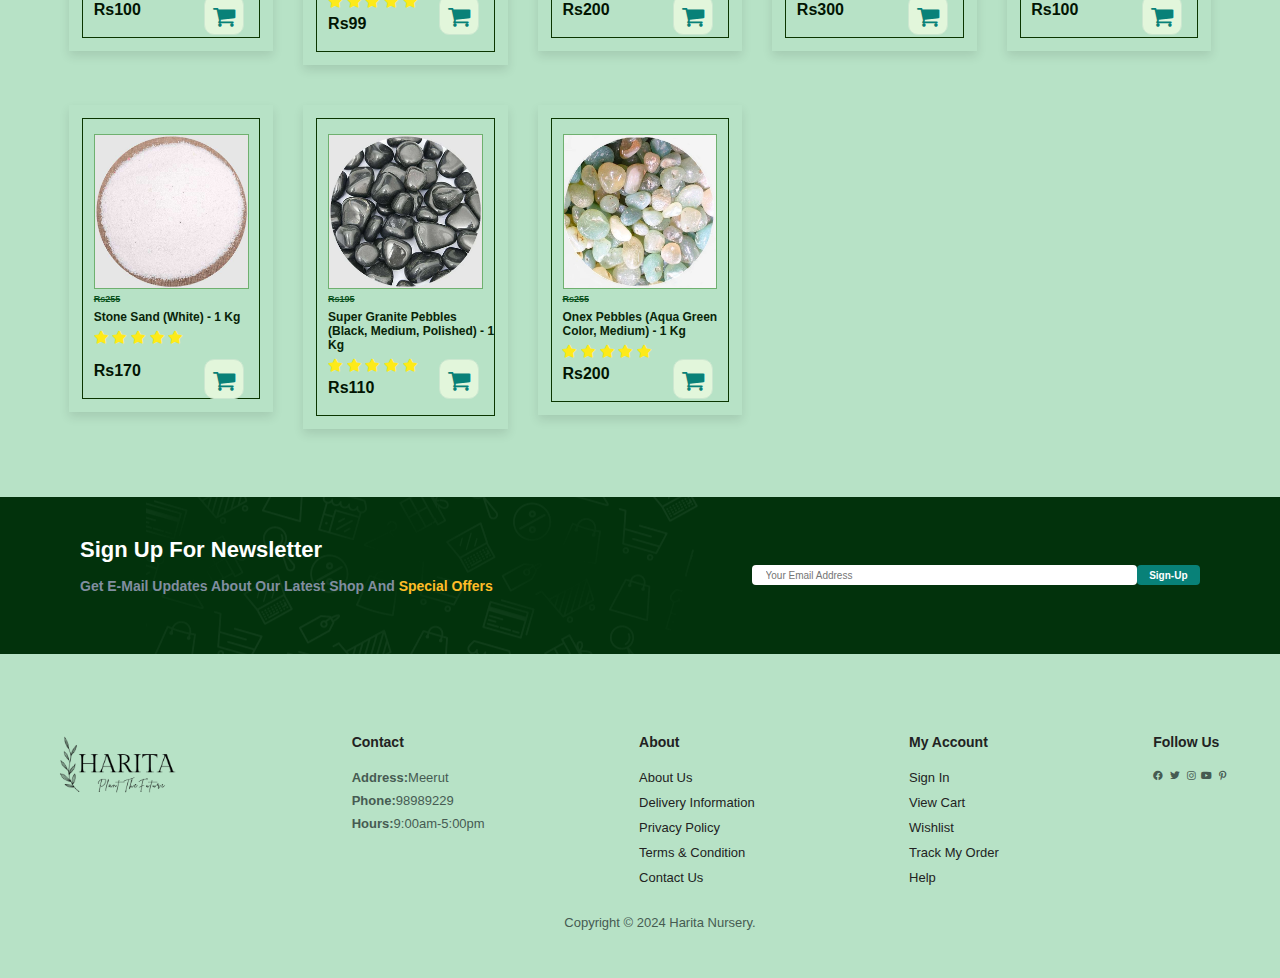
<file: shop.html>
<!DOCTYPE html>
<html lang="en">

<head>
    <meta charset="UTF-8">
    <meta http-equiv="X-UA-Compatible" content="IE=edge">
    <meta name="viewport" content="width=device-width, initial-scale=1.0">
    <title>Harita Nursery</title>
    <link rel="stylesheet" href="https://pro.fontawesome.com/releases/v5.10.0/css/all.css" />
    <link rel="stylesheet" href="https://cdnjs.cloudflare.com/ajax/libs/font-awesome/4.7.0/css/font-awesome.min.css">
    <link rel="stylesheet" href="style.css">
    <script src="js/script1.js" defer></script>

</head>

<body>

    <section id="header">
        <a href="#"><img src="images/logo1.png" class="logo" alt="" width=auto height="63"></a>
        <div>
            <ul id="navbar">
                <li><a href="index.html">Home</a></li>
                <li><a class="active" href="shop.html">shop</a></li>
                <li><a href="blog.html">blog</a></li>
                <li><a href="about.html">about</a></li>
                <li><a href="contact.html">contact</a></li>
                <li><a href="login.html"><ion-icon name="person-add-outline"></ion-icon></a></li>
                <li id="lg-bag"><a href="cart.html"><i class="fa fa-shopping-cart  main-cart"
                            style="font-size:24px"><span> 0</span></i></a></li>
                <a href="#" id="close"><i class="far fa-times"></i></a>
            </ul>
        </div>
        <div id="mobile">
            <a href="login.html"><ion-icon name="person-add-outline"></ion-icon></a>
            <a href="cart.html"><i class="fa fa-shopping-cart main-cart" style="font-size:24px"></i></a>
            <i id="bar" class="fas fa-outdent"></i>
        </div>
    </section>

    <section id="feature2" class="section-p1">
        <div class="fs"><a href="#link1">
                <img src="feature/1.avif" width="80"></a>
        </div>
        <div class="fs"><a href="#link2">
                <img src="feature/2.avif" width="80"></a>
        </div>
        <div class="fs"><a href="#link3">
                <img src="feature/3.avif" width="80"></a>
        </div>
        <div class="fs"><a href="#link4">
                <img src="feature/4.avif" width="80"></a>
        </div>
        <div class="fs"><a href="#link5">
                <img src="feature/5.avif" width="80"></a>
        </div>
        <div class="fs"><a href="#link6">
                <img src="feature/7.avif" width="80"></a>
        </div>
    </section>


    <div class="container">
        <p id="link1">Growing Quality</p><br><br>
        <h3 class="title" id="link1">Gardening Offers</h3>
        <div class="products-container">
            <div class="emer">
                <div class="product" data-name="p-1">
                    <div><img src="fps/1.jpg" alt=""></div>
                    <div class="des">
                        <h5>Rs1655</h5>
                        <h3>5 Best fragrant plants</h3>
                        <div class="star">
                            <i class="fas fa-star"></i>
                            <i class="fas fa-star"></i>
                            <i class="fas fa-star"></i>
                            <i class="fas fa-star"></i>
                            <i class="fas fa-star"></i>
                        </div>
                        <h4>Rs1000</h4>
                    </div>
                </div>
                <i class="fa fa-shopping-cart cart" style="font-size:24px" onclick="myFunction()"></i>
            </div>
            <div class="emer">
                <div class="product" data-name="p-2">
                    <img src="fps/2.webp" alt="">
                    <div class="des">
                        <h5>Rs655</h5>
                        <h3>Mini Succulent Garden Pack</h3>
                        <div class="star">
                            <i class="fas fa-star"></i>
                            <i class="fas fa-star"></i>
                            <i class="fas fa-star"></i>
                            <i class="fas fa-star"></i>
                            <i class="fas fa-star"></i>
                        </div>
                        <h4>Rs500</h4>
                    </div>
                </div>
                <i class="fa fa-shopping-cart cart" style="font-size:24px" onclick="myFunction()"></i>
            </div>
            <div class="emer">
                <div class="product" data-name="p-3">
                    <img src="fps/3.jpg" alt="">
                    <div class="des">
                        <h5>Rs555</h5>
                        <h3>Herbal seeds pack</h3>
                        <div class="star">
                            <i class="fas fa-star"></i>
                            <i class="fas fa-star"></i>
                            <i class="fas fa-star"></i>
                            <i class="fas fa-star"></i>
                            <i class="fas fa-star"></i>
                        </div>
                        <h4>Rs400</h4>
                    </div>
                </div>
                <i class="fa fa-shopping-cart cart" style="font-size:24px" onclick="myFunction()"></i>
            </div>
            <div class="emer">
                <div class="product" data-name="p-4">
                    <img src="fps/9.jpg" alt="">
                    <div class="des">
                        <h5>Rs1200</h5>
                        <h3>Cactus-Pebble plant decor</h3>
                        <div class="star">
                            <i class="fas fa-star"></i>
                            <i class="fas fa-star"></i>
                            <i class="fas fa-star"></i>
                            <i class="fas fa-star"></i>
                            <i class="fas fa-star"></i>
                        </div>
                        <h4>Rs1000</h4>
                    </div>
                </div>
                <i class="fa fa-shopping-cart cart" style="font-size:24px" onclick="myFunction()"></i>
            </div>
            <div class="emer">
                <div class="product" data-name="p-5">
                    <img src="fps/5.jpg" alt="">
                    <div class="des">
                        <h5>Rs1055</h5>
                        <h3>Designer White-Ceramic Pot</h3>
                        <div class="star">
                            <i class="fas fa-star"></i>
                            <i class="fas fa-star"></i>
                            <i class="fas fa-star"></i>
                            <i class="fas fa-star"></i>
                            <i class="fas fa-star"></i>
                        </div>
                        <h4>Rs600</h4>
                    </div>
                </div>
                <i class="fa fa-shopping-cart cart" style="font-size:24px" onclick="myFunction()"></i>
            </div>
            <div class="emer">
                <div class="product" data-name="p-6">
                    <img src="fps/6.webp" alt="">
                    <div class="des">
                        <h5>Rs955</h5>
                        <h3> Rake & 2 shovel set</h3>
                        <div class="star">
                            <i class="fas fa-star"></i>
                            <i class="fas fa-star"></i>
                            <i class="fas fa-star"></i>
                            <i class="fas fa-star"></i>
                            <i class="fas fa-star"></i>
                        </div>
                        <h4>Rs790</h4>
                    </div>
                </div>
                <i class="fa fa-shopping-cart cart" style="font-size:24px" onclick="myFunction()"></i>
            </div>
            <div class="emer">
                <div class="product" data-name="p-7">
                    <img src="fps/7.jpg" alt="">
                    <div class="des">
                        <h5>Rs1955</h5>
                        <h3>Roses plants set (five)</h3>
                        <div class="star">
                            <i class="fas fa-star"></i>
                            <i class="fas fa-star"></i>
                            <i class="fas fa-star"></i>
                            <i class="fas fa-star"></i>
                            <i class="fas fa-star"></i>
                        </div>
                        <h4>Rs1500</h4>
                    </div>
                </div>
                <i class="fa fa-shopping-cart cart" style="font-size:24px" onclick="myFunction()"></i>
            </div>
            <div class="emer">
                <div class="product" data-name="p-8">
                    <img src="fps/8.jpg" alt="">
                    <div class="des">
                        <h5>Rs1255</h5>
                        <h3> Hanging floral plants</h3>
                        <div class="star">
                            <i class="fas fa-star"></i>
                            <i class="fas fa-star"></i>
                            <i class="fas fa-star"></i>
                            <i class="fas fa-star"></i>
                            <i class="fas fa-star"></i>
                        </div>
                        <h4>Rs800</h4>
                    </div>
                </div>
                <i class="fa fa-shopping-cart cart" style="font-size:24px" onclick="myFunction()"></i>
            </div>
        </div>

        <br><br>

        <p id="link2">Growing Quality</p><br><br>
        <h3 class="title">Seeds </h3>


        <div class="products-container">

            <div class="emer">
                <div class="product" data-name="p-9">
                    <div><img src="shop/seeds/1a.webp" alt=""></div>
                    <div class="des">
                        <h5>Rs155</h5>
                        <h3>Zinnia F1 Elegans Purple - Flower Seeds</h3>
                        <div class="star">
                            <i class="fas fa-star"></i>
                            <i class="fas fa-star"></i>
                            <i class="fas fa-star"></i>
                            <i class="fas fa-star"></i>
                            <i class="fas fa-star"></i>
                        </div>
                        <h4>Rs70</h4>
                    </div>
                </div>
                <i class="fa fa-shopping-cart cart" style="font-size:24px" onclick="myFunction()"></i>
            </div>

            <div class="emer">
                <div class="product" data-name="p-10">
                    <img src="shop/seeds/2a.webp" alt="">
                    <div class="des">
                        <h5>Rs59</h5>
                        <h3>Marigold Pusa Navrangi - Desi Flower Seeds</h3>
                        <div class="star">
                            <i class="fas fa-star"></i>
                            <i class="fas fa-star"></i>
                            <i class="fas fa-star"></i>
                            <i class="fas fa-star"></i>
                            <i class="fas fa-star"></i>
                        </div>
                        <h4>Rs29</h4>
                    </div>
                </div>
                <i class="fa fa-shopping-cart cart" style="font-size:24px" onclick="myFunction()"></i>
            </div>

            <div class="emer">
                <div class="product" data-name="p-11">
                    <img src="shop/seeds/3a.webp" alt="">
                    <div class="des">
                        <h5>Rs255</h5>
                        <h3>Gazania Sun Shine Mixed Color - Flower Seeds</h3>
                        <div class="star">
                            <i class="fas fa-star"></i>
                            <i class="fas fa-star"></i>
                            <i class="fas fa-star"></i>
                            <i class="fas fa-star"></i>
                            <i class="fas fa-star"></i>
                        </div>
                        <h4>Rs100</h4>
                    </div>
                </div>
                <i class="fa fa-shopping-cart cart" style="font-size:24px" onclick="myFunction()"></i>
            </div>

            <div class="emer">
                <div class="product" data-name="p-12">
                    <img src="shop/seeds/4a.webp" alt="">
                    <div class="des">
                        <h5>Rs40</h5>
                        <h3>Celosia plumosa Mixed Color - Desi Flower Seeds</h3>
                        <div class="star">
                            <i class="fas fa-star"></i>
                            <i class="fas fa-star"></i>
                            <i class="fas fa-star"></i>
                            <i class="fas fa-star"></i>
                            <i class="fas fa-star"></i>
                        </div>
                        <h4>Rs30</h4>
                    </div>
                </div>
                <i class="fa fa-shopping-cart cart" style="font-size:24px" onclick="myFunction()"></i>
            </div>

            <div class="emer">
                <div class="product" data-name="p-13">
                    <img src="shop/seeds/5a.webp" alt="">
                    <div class="des">
                        <h5>Rs355</h5>
                        <h3>Spinach Green Sprouts - Microgreen Seeds</h3>
                        <div class="star">
                            <i class="fas fa-star"></i>
                            <i class="fas fa-star"></i>
                            <i class="fas fa-star"></i>
                            <i class="fas fa-star"></i>
                            <i class="fas fa-star"></i>
                        </div>
                        <h4>Rs200</h4>
                    </div>
                </div>
                <i class="fa fa-shopping-cart cart" style="font-size:24px" onclick="myFunction()"></i>
            </div>


            <div class="emer">
                <div class="product" data-name="p-14">
                    <img src="shop/seeds/6a.webp" alt="">
                    <div class="des">
                        <h5>Rs55</h5>
                        <h3> Beet Root Dark Red - Desi Vegetable Seeds</h3>
                        <div class="star">
                            <i class="fas fa-star"></i>
                            <i class="fas fa-star"></i>
                            <i class="fas fa-star"></i>
                            <i class="fas fa-star"></i>
                            <i class="fas fa-star"></i>
                        </div>
                        <h4>Rs30</h4>
                    </div>
                </div>
                <i class="fa fa-shopping-cart cart" style="font-size:24px" onclick="myFunction()"></i>
            </div>

            <div class="emer">
                <div class="product" data-name="p-15">
                    <img src="shop/seeds/7a.jpg" alt="">
                    <div class="des">
                        <h5>Rs155</h5>
                        <h3>Kale Green Edible - Vegetable Seeds</h3>
                        <div class="star">
                            <i class="fas fa-star"></i>
                            <i class="fas fa-star"></i>
                            <i class="fas fa-star"></i>
                            <i class="fas fa-star"></i>
                            <i class="fas fa-star"></i>
                        </div>
                        <h4>Rs70</h4>
                    </div>
                </div>
                <i class="fa fa-shopping-cart cart" style="font-size:24px" onclick="myFunction()"></i>
            </div>

            <div class="emer">
                <div class="product" data-name="p-16">
                    <img src="shop/seeds/8a.webp" alt="">
                    <div class="des">
                        <h5>Rs255</h5>
                        <h3> Cauliflower F1 Hybrid - Vegetable Seeds</h3>
                        <div class="star">
                            <i class="fas fa-star"></i>
                            <i class="fas fa-star"></i>
                            <i class="fas fa-star"></i>
                            <i class="fas fa-star"></i>
                            <i class="fas fa-star"></i>
                        </div>
                        <h4>Rs200</h4>
                    </div>
                </div>
                <i class="fa fa-shopping-cart cart" style="font-size:24px" onclick="myFunction()"></i>
            </div>
        </div>

        <br><br>

        <p id="link3">Growing Quality</p><br><br>
        <h3 class="title">Pots </h3>
        <div class="products-container">

            <div class="emer">
                <div class="product" data-name="p-17">
                    <div><img src="shop/pots/1a.webp" alt=""></div>
                    <div class="des">
                        <h5>Rs1155</h5>
                        <h3>5.7 inch (14 cm) Apple Round Ceramic Pots<br> - Pack of 2</h3>
                        <div class="star">
                            <i class="fas fa-star"></i>
                            <i class="fas fa-star"></i>
                            <i class="fas fa-star"></i>
                            <i class="fas fa-star"></i>
                            <i class="fas fa-star"></i>
                        </div>
                        <h4>Rs800</h4>
                    </div>
                </div>
                <i class="fa fa-shopping-cart cart" style="font-size:24px" onclick="myFunction()"></i>
            </div>

            <div class="emer">
                <div class="product" data-name="p-18">
                    <img src="shop/pots/2a.webp" alt="">
                    <div class="des">
                        <h5>Rs529</h5>
                        <h3>16 inch (41 cm) Grower Round Plastic Pot (Terracotta Color) (set of 3)</h3>
                        <div class="star">
                            <i class="fas fa-star"></i>
                            <i class="fas fa-star"></i>
                            <i class="fas fa-star"></i>
                            <i class="fas fa-star"></i>
                            <i class="fas fa-star"></i>
                        </div>
                        <h4>Rs429</h4>
                    </div>
                </div>
                <i class="fa fa-shopping-cart cart" style="font-size:24px" onclick="myFunction()"></i>
            </div>

            <div class="emer">
                <div class="product" data-name="p-19">
                    <img src="shop/pots/3a.webp" alt="">
                    <div class="des">
                        <h5>Rs455</h5>
                        <h3>3 inch (8 cm) Grower Round <br><br>Plastic Pot</h3>
                        <div class="star">
                            <i class="fas fa-star"></i>
                            <i class="fas fa-star"></i>
                            <i class="fas fa-star"></i>
                            <i class="fas fa-star"></i>
                            <i class="fas fa-star"></i>
                        </div>
                        <h4>Rs400</h4>
                    </div>
                </div>
                <i class="fa fa-shopping-cart cart" style="font-size:24px" onclick="myFunction()"></i>
            </div>

            <div class="emer">
                <div class="product" data-name="p-20">
                    <img src="shop/pots/4a.webp" alt="">
                    <div class="des">
                        <h5>Rs600</h5>
                        <h3>17.7 inch (45 cm) Bowl No. 45 Round Plastic Pot (Black) (set of 3)</h3>
                        <div class="star">
                            <i class="fas fa-star"></i>
                            <i class="fas fa-star"></i>
                            <i class="fas fa-star"></i>
                            <i class="fas fa-star"></i>
                            <i class="fas fa-star"></i>
                        </div>
                        <h4>Rs500</h4>
                    </div>
                </div>
                <i class="fa fa-shopping-cart cart" style="font-size:24px" onclick="myFunction()"></i>
            </div>

            <div class="emer">
                <div class="product" data-name="p-21">
                    <img src="shop/pots/5a.webp" alt="">
                    <div class="des">
                        <h5>Rs455</h5>
                        <h3>17.7 inch (45 cm) Small Window Rectangle Plastic Pot (Black) (set of 3)</h3>
                        <div class="star">
                            <i class="fas fa-star"></i>
                            <i class="fas fa-star"></i>
                            <i class="fas fa-star"></i>
                            <i class="fas fa-star"></i>
                            <i class="fas fa-star"></i>
                        </div>
                        <h4>Rs300</h4>
                    </div>
                </div>
                <i class="fa fa-shopping-cart cart" style="font-size:24px" onclick="myFunction()"></i>
            </div>

            <div class="emer">
                <div class="product" data-name="p-22">
                    <img src="shop/pots/6a.jpg" alt="">
                    <div class="des">
                        <h5>Rs955</h5>
                        <h3> 7.9 inch (20 cm) Bello Railing D Shape plastic Planters (Mix Color) - Pack Of 6
                        </h3>
                        <div class="star">
                            <i class="fas fa-star"></i>
                            <i class="fas fa-star"></i>
                            <i class="fas fa-star"></i>
                            <i class="fas fa-star"></i>
                            <i class="fas fa-star"></i>
                        </div>
                        <h4>Rs770</h4>
                    </div>
                </div>
                <i class="fa fa-shopping-cart cart" style="font-size:24px" onclick="myFunction()"></i>
            </div>


            <div class="emer">
                <div class="product" data-name="p-23">
                    <img src="shop/pots/7a.webp" alt="">
                    <div class="des">
                        <h5>Rs1255</h5>
                        <h3>11.3 inch (29 cm) Ronda No. 2926 Wooden Finish Round Plastic Planter (Brown)
                        </h3>
                        <div class="star">
                            <i class="fas fa-star"></i>
                            <i class="fas fa-star"></i>
                            <i class="fas fa-star"></i>
                            <i class="fas fa-star"></i>
                            <i class="fas fa-star"></i>
                        </div>
                        <h4>Rs700</h4>
                    </div>
                </div>
                <i class="fa fa-shopping-cart cart" style="font-size:24px" onclick="myFunction()"></i>
            </div>

            <div class="emer">
                <div class="product" data-name="p-24">
                    <img src="shop/pots/8a.webp" alt="">
                    <div class="des">
                        <h5>Rs255</h5>
                        <h3> 2.5 inch (6 cm) Square Glass <br>Vase</h3>
                        <div class="star">
                            <i class="fas fa-star"></i>
                            <i class="fas fa-star"></i>
                            <i class="fas fa-star"></i>
                            <i class="fas fa-star"></i>
                            <i class="fas fa-star"></i>
                        </div><br>
                        <h4>Rs200</h4>
                    </div>
                </div>
                <i class="fa fa-shopping-cart cart" style="font-size:24px" onclick="myFunction()"></i>
            </div>
        </div>

        <br><br>

        <p id="link4">Growing Quality</p><br><br>
        <h3 class="title">Fertilizers </h3>
        <div class="products-container">

            <div class="emer">
                <div class="product" data-name="p-25">
                    <div><img src="shop/fertilizers/1.webp" alt=""></div>
                    <div class="des">
                        <h5>Rs1255</h5>
                        <h3>Plant Nutrients Kit (Pack of 16) for Healthy Garden</h3>
                        <div class="star">
                            <i class="fas fa-star"></i>
                            <i class="fas fa-star"></i>
                            <i class="fas fa-star"></i>
                            <i class="fas fa-star"></i>
                            <i class="fas fa-star"></i>
                        </div>
                        <h4>Rs900</h4>
                    </div>
                </div>
                <i class="fa fa-shopping-cart cart" style="font-size:24px" onclick="myFunction()"></i>
            </div>

            <div class="emer">
                <div class="product" data-name="p-26">
                    <img src="shop/fertilizers/2a.webp" alt="">
                    <div class="des">
                        <h5>Rs455</h5>
                        <h3>Plant O Boost (Overall Growth Booster, 10 g) (set of 10)</h3>
                        <div class="star">
                            <i class="fas fa-star"></i>
                            <i class="fas fa-star"></i>
                            <i class="fas fa-star"></i>
                            <i class="fas fa-star"></i>
                            <i class="fas fa-star"></i>
                        </div>
                        <h4>Rs300</h4>
                    </div>
                </div>
                <i class="fa fa-shopping-cart cart" style="font-size:24px" onclick="myFunction()"></i>
            </div>

            <div class="emer">
                <div class="product" data-name="p-27">
                    <img src="shop/fertilizers/3.webp" alt="">
                    <div class="des">
                        <h5>Rs355</h5>
                        <h3>Pack of Plant Growth and Flower Boosters</h3>
                        <div class="star">
                            <i class="fas fa-star"></i>
                            <i class="fas fa-star"></i>
                            <i class="fas fa-star"></i>
                            <i class="fas fa-star"></i>
                            <i class="fas fa-star"></i>
                        </div>
                        <h4>Rs200</h4>
                    </div>
                </div>
                <i class="fa fa-shopping-cart cart" style="font-size:24px" onclick="myFunction()"></i>
            </div>

            <div class="emer">
                <div class="product" data-name="p-28">
                    <img src="shop/fertilizers/4.webp" alt="">
                    <div class="des">
                        <h5>Rs300</h5>
                        <h3>Plant O Boost (Special Flower Booster, 10 g) (set of 10)</h3>
                        <div class="star">
                            <i class="fas fa-star"></i>
                            <i class="fas fa-star"></i>
                            <i class="fas fa-star"></i>
                            <i class="fas fa-star"></i>
                            <i class="fas fa-star"></i>
                        </div>
                        <h4>Rs100</h4>
                    </div>
                </div>
                <i class="fa fa-shopping-cart cart" style="font-size:24px" onclick="myFunction()"></i>
            </div>

            <div class="emer">
                <div class="product" data-name="p-29">
                    <img src="shop/fertilizers/5.webp" alt="">
                    <div class="des">
                        <h5>Rs255</h5>
                        <h3>Vermicompost - 1 kg (Set of 2)</h3><br>
                        <div class="star">
                            <i class="fas fa-star"></i>
                            <i class="fas fa-star"></i>
                            <i class="fas fa-star"></i>
                            <i class="fas fa-star"></i>
                            <i class="fas fa-star"></i>
                        </div>
                        <h4>Rs200</h4>
                    </div>
                </div>
                <i class="fa fa-shopping-cart cart" style="font-size:24px" onclick="myFunction()"></i>
            </div>

            <div class="emer">
                <div class="product" data-name="p-30">
                    <img src="shop/fertilizers/6.webp" alt="">
                    <div class="des">
                        <h5>Rs455</h5>
                        <h3> Nutrient-rich general purpose potting soil mix - 5 kg</h3>
                        <div class="star">
                            <i class="fas fa-star"></i>
                            <i class="fas fa-star"></i>
                            <i class="fas fa-star"></i>
                            <i class="fas fa-star"></i>
                            <i class="fas fa-star"></i>
                        </div>
                        <h4>Rs390</h4>
                    </div>
                </div>
                <i class="fa fa-shopping-cart cart" style="font-size:24px" onclick="myFunction()"></i>
            </div>

            <div class="emer">
                <div class="product" data-name="p-31">
                    <img src="shop/fertilizers/7.jpg" alt="">
                    <div class="des">
                        <h5>Rs455</h5>
                        <h3>Coco Peat Block - 4 kg (Expands Up to 60 - 70 L)</h3>
                        <div class="star">
                            <i class="fas fa-star"></i>
                            <i class="fas fa-star"></i>
                            <i class="fas fa-star"></i>
                            <i class="fas fa-star"></i>
                            <i class="fas fa-star"></i>
                        </div>
                        <h4>R300</h4>
                    </div>
                </div>
                <i class="fa fa-shopping-cart cart" style="font-size:24px" onclick="myFunction()"></i>
            </div>

            <div class="emer">
                <div class="product" data-name="p-32">
                    <img src="shop/fertilizers/8.webp" alt="">
                    <div class="des">
                        <h5>Rs455</h5>
                        <h3> General Purpose Garden Potting Soil Mix - 5 kg</h3>
                        <div class="star">
                            <i class="fas fa-star"></i>
                            <i class="fas fa-star"></i>
                            <i class="fas fa-star"></i>
                            <i class="fas fa-star"></i>
                            <i class="fas fa-star"></i>
                        </div>
                        <h4>Rs300</h4>
                    </div>
                </div>
                <i class="fa fa-shopping-cart cart" style="font-size:24px" onclick="myFunction()"></i>
            </div>

        </div>

        <br><br>

        <p id="link5">Growing Quality</p><br><br>
        <h3 class="title">Accessries </h3>
        <div class="products-container">

            <div class="emer">

                <div class="product" data-name="p-33">
                    <div><img src="shop/access/1.webp" alt=""></div>
                    <div class="des">
                        <h5>Rs1055</h5>
                        <h3>Basic Garden Tool Kit - Gardening Tools</h3>
                        <div class="star">
                            <i class="fas fa-star"></i>
                            <i class="fas fa-star"></i>
                            <i class="fas fa-star"></i>
                            <i class="fas fa-star"></i>
                            <i class="fas fa-star"></i>
                        </div>
                        <h4>Rs700</h4>
                    </div>
                </div>
                <i class="fa fa-shopping-cart cart" style="font-size:24px" onclick="myFunction()"></i>
            </div>


            <div class="emer">
                <div class="product" data-name="p-34">
                    <img src="shop/access/2.webp" alt="">
                    <div class="des">
                        <h5>Rs339</h5>
                        <h3>Pressure Sprayer (1.5 ltr) - Gardening Tool</h3>
                        <div class="star">
                            <i class="fas fa-star"></i>
                            <i class="fas fa-star"></i>
                            <i class="fas fa-star"></i>
                            <i class="fas fa-star"></i>
                            <i class="fas fa-star"></i>
                        </div>
                        <h4>Rs129</h4>
                    </div>
                </div>
                <i class="fa fa-shopping-cart cart" style="font-size:24px" onclick="myFunction()"></i>
            </div>


            <div class="emer">
                <div class="product" data-name="p-35">
                    <img src="shop/access/3.webp" alt="">
                    <div class="des">
                        <h5>Rs255</h5>
                        <h3>Transplanting Trowel No. MMI 83 - Gardening Tool</h3>
                        <div class="star">
                            <i class="fas fa-star"></i>
                            <i class="fas fa-star"></i>
                            <i class="fas fa-star"></i>
                            <i class="fas fa-star"></i>
                            <i class="fas fa-star"></i>
                        </div>
                        <h4>Rs100</h4>
                    </div>
                </div>
                <i class="fa fa-shopping-cart cart" style="font-size:24px" onclick="myFunction()"></i>
            </div>


            <div class="emer">
                <div class="product" data-name="p-36">
                    <img src="shop/access/4.webp" alt="">
                    <div class="des">
                        <h5>Rs400</h5>
                        <h3>Pruning Shear No. MMI 58 - Gardening Tool</h3>
                        <div class="star">
                            <i class="fas fa-star"></i>
                            <i class="fas fa-star"></i>
                            <i class="fas fa-star"></i>
                            <i class="fas fa-star"></i>
                            <i class="fas fa-star"></i>
                        </div>
                        <h4>Rs300</h4>
                    </div>
                </div>
                <i class="fa fa-shopping-cart cart" style="font-size:24px" onclick="myFunction()"></i>
            </div>


            <div class="emer">
                <div class="product" data-name="p-37">
                    <img src="shop/access/5.webp" alt="">
                    <div class="des">
                        <h5>Rs955</h5>
                        <h3>Rake & 2 shovel set<br></h3>
                        <div class="star">
                            <i class="fas fa-star"></i>
                            <i class="fas fa-star"></i>
                            <i class="fas fa-star"></i>
                            <i class="fas fa-star"></i>
                            <i class="fas fa-star"></i>
                        </div><br>
                        <h4>Rs790</h4><br>
                    </div>
                </div>
                <i class="fa fa-shopping-cart cart" style="font-size:24px" onclick="myFunction()"></i>
            </div>


            <div class="emer">
                <div class="product" data-name="p-38">
                    <img src="shop/access/6.jpg" alt="">
                    <div class="des">
                        <h5>Rs455</h5>
                        <h3> Hedge Shear with Wooden Handle No. MMI-78 - Gardening Tool</h3>
                        <div class="star">
                            <i class="fas fa-star"></i>
                            <i class="fas fa-star"></i>
                            <i class="fas fa-star"></i>
                            <i class="fas fa-star"></i>
                            <i class="fas fa-star"></i>
                        </div>
                        <h4>Rs390</h4><br>
                    </div>
                </div>
                <i class="fa fa-shopping-cart cart" style="font-size:24px" onclick="myFunction()"></i>
            </div>

            <div class="emer">
                <div class="product" data-name="p-39">
                    <img src="shop/access/7.webp" alt="">
                    <div class="des">
                        <h5>Rs155</h5>
                        <h3>2 inch (5 cm) Khurpa Steel Handle with Grip No. MMI 88 - Gardening Tool</h3>
                        <div class="star">
                            <i class="fas fa-star"></i>
                            <i class="fas fa-star"></i>
                            <i class="fas fa-star"></i>
                            <i class="fas fa-star"></i>
                            <i class="fas fa-star"></i>
                        </div>
                        <h4>Rs70</h4>
                    </div>
                </div>
                <i class="fa fa-shopping-cart cart" style="font-size:24px" onclick="myFunction()"></i>
            </div>

            <div class="emer">
                <div class="product" data-name="p-40">
                    <img src="shop/access/8.webp" alt="">
                    <div class="des">
                        <h5>Rs255</h5>
                        <h3> Pruning Shear No. MMI 64 - <br>Gardening Tool</h3>
                        <div class="star">
                            <i class="fas fa-star"></i>
                            <i class="fas fa-star"></i>
                            <i class="fas fa-star"></i>
                            <i class="fas fa-star"></i>
                            <i class="fas fa-star"></i>
                        </div>
                        <h4>Rs200</h4><br>
                    </div>
                </div>
                <i class="fa fa-shopping-cart cart" style="font-size:24px" onclick="myFunction()"></i>
            </div>
        </div>

        <br><br>

        <p id="link6">Growing Quality</p><br><br>
        <h3 class="title">Pebbles </h3>
        <div class="products-container">


            <div class="emer">
                <div class="product" data-name="p-41">
                    <div><img src="shop/pebbles/2.jpg" alt=""></div>
                    <div class="des">
                        <h5>Rs155</h5>
                        <h3>Marble Chips Pebbles (Mix Color, Small, Polished) - 1 kg</h3>
                        <div class="star">
                            <i class="fas fa-star"></i>
                            <i class="fas fa-star"></i>
                            <i class="fas fa-star"></i>
                            <i class="fas fa-star"></i>
                            <i class="fas fa-star"></i>
                        </div>
                        <h4>Rs100</h4>
                    </div>
                </div>
                <i class="fa fa-shopping-cart cart" style="font-size:24px" onclick="myFunction()"></i>
            </div>


            <div class="emer">
                <div class="product" data-name="p-42">
                    <img src="shop/pebbles/1.webp" alt="">
                    <div class="des">
                        <h5>Rs129</h5>
                        <h3>Aquarium Pebbles (Blue, Small)<br> - 1 kg</h3>
                        <div class="star">
                            <i class="fas fa-star"></i>
                            <i class="fas fa-star"></i>
                            <i class="fas fa-star"></i>
                            <i class="fas fa-star"></i>
                            <i class="fas fa-star"></i>
                        </div>
                        <h4>Rs99</h4>
                    </div>
                </div>
                <i class="fa fa-shopping-cart cart" style="font-size:24px" onclick="myFunction()"></i>
            </div>


            <div class="emer">
                <div class="product" data-name="p-43">
                    <img src="shop/pebbles/3.webp" alt="">
                    <div class="des">
                        <h5>Rs255</h5>
                        <h3>Super Marble Pebbles (White, Small, Polished) - 1 kg</h3>
                        <div class="star">
                            <i class="fas fa-star"></i>
                            <i class="fas fa-star"></i>
                            <i class="fas fa-star"></i>
                            <i class="fas fa-star"></i>
                            <i class="fas fa-star"></i>
                        </div>
                        <h4>Rs200</h4>
                    </div>
                </div>
                <i class="fa fa-shopping-cart cart" style="font-size:24px" onclick="myFunction()"></i>
            </div>


            <div class="emer">
                <div class="product" data-name="p-44">
                    <img src="shop/pebbles/4.webp" alt="">
                    <div class="des">
                        <h5>Rs200</h5>
                        <h3>Garden Pebbles (Mix Color, Small) - 1 kg</h3>
                        <div class="star">
                            <i class="fas fa-star"></i>
                            <i class="fas fa-star"></i>
                            <i class="fas fa-star"></i>
                            <i class="fas fa-star"></i>
                            <i class="fas fa-star"></i>
                        </div>
                        <h4>Rs300</h4>
                    </div>
                </div>
                <i class="fa fa-shopping-cart cart" style="font-size:24px" onclick="myFunction()"></i>
            </div>


            <div class="emer">
                <div class="product" data-name="p-45">
                    <img src="shop/pebbles/5.webp" alt="">
                    <div class="des">
                        <h5>Rs155</h5>
                        <h3>Aquarium Pebbles (Yellow, Small) - 1 kg</h3>
                        <div class="star">
                            <i class="fas fa-star"></i>
                            <i class="fas fa-star"></i>
                            <i class="fas fa-star"></i>
                            <i class="fas fa-star"></i>
                            <i class="fas fa-star"></i>
                        </div>
                        <h4>Rs100</h4>
                    </div>
                </div>
                <i class="fa fa-shopping-cart cart" style="font-size:24px" onclick="myFunction()"></i>
            </div>


            <div class="emer">
                <div class="product" data-name="p-46">
                    <img src="shop/pebbles/6.jpg" alt="">
                    <div class="des">
                        <h5>Rs255</h5>
                        <h3> Stone Sand (White) - 1 kg<br></h3>
                        <div class="star">
                            <i class="fas fa-star"></i>
                            <i class="fas fa-star"></i>
                            <i class="fas fa-star"></i>
                            <i class="fas fa-star"></i>
                            <i class="fas fa-star"></i>
                        </div><br>
                        <h4>Rs170</h4>
                    </div>
                </div>
                <i class="fa fa-shopping-cart cart" style="font-size:24px" onclick="myFunction()"></i>
            </div>

            <div class="emer">
                <div class="product" data-name="p-47">
                    <img src="shop/pebbles/7.webp" alt="">
                    <div class="des">
                        <h5>Rs195</h5>
                        <h3>Super Granite Pebbles (Black, Medium, Polished) - 1 kg</h3>
                        <div class="star">
                            <i class="fas fa-star"></i>
                            <i class="fas fa-star"></i>
                            <i class="fas fa-star"></i>
                            <i class="fas fa-star"></i>
                            <i class="fas fa-star"></i>
                        </div>
                        <h4>Rs110</h4>
                    </div>
                </div>
                <i class="fa fa-shopping-cart cart" style="font-size:24px" onclick="myFunction()"></i>
            </div>

            <div class="emer">
                <div class="product" data-name="p-48">
                    <img src="shop/pebbles/8.webp" alt="">
                    <div class="des">
                        <h5>Rs255</h5>
                        <h3> Onex Pebbles (Aqua Green Color, Medium) - 1 kg</h3>
                        <div class="star">
                            <i class="fas fa-star"></i>
                            <i class="fas fa-star"></i>
                            <i class="fas fa-star"></i>
                            <i class="fas fa-star"></i>
                            <i class="fas fa-star"></i>
                        </div>
                        <h4>Rs200</h4>
                    </div>
                </div>
                <i class="fa fa-shopping-cart cart" style="font-size:24px" onclick="myFunction()"></i>
            </div>
        </div>

        <br><br><br><br>

    </div>
    <div class="products-preview">

        <div class="preview" data-target="p-1">
            <i class="fas fa-times"></i>
            <img src="fps/1.jpg" alt="">
            <h3>5 Best fragrant plants</h3>
            <div class="stars">
                <i class="fas fa-star"></i>
                <i class="fas fa-star"></i>
                <i class="fas fa-star"></i>
                <i class="fas fa-star"></i>
                <i class="fas fa-star"></i>
                <span>( 250 )</span>
            </div>
            <div class="price">Rs1000
                <i class="fa fa-shopping-cart cart" style="font-size:24px" onclick="myFunction()"></i>
            </div>
            <p>Images are for reference purposes only. Actual product may vary in shape or appearance
                based
                on climate, age, height, etc. The product is replaceable but not returnable</p>
            <div class="buttons">
                <a href="buy.html" class="buy">buy now</a>
            </div>

        </div>

        <div class="preview" data-target="p-2">
            <i class="fas fa-times"></i>
            <img src="fps/2.webp" alt="">
            <h3>Mini Succulent Garden Pack</h3>
            <div class="stars">
                <i class="fas fa-star"></i>
                <i class="fas fa-star"></i>
                <i class="fas fa-star"></i>
                <i class="fas fa-star"></i>
                <i class="fas fa-star-half-alt"></i>
                <span>( 250 )</span>
            </div>
            <div class="price">Rs500
                <i class="fa fa-shopping-cart cart" style="font-size:24px" onclick="myFunction()"></i>
            </div>
            <p>Images are for reference purposes only. Actual product may vary in shape or appearance
                based
                on climate, age, height, etc. The product is replaceable but not returnable</p>
            <div class="buttons">
                <a href="buy.html" class="buy">buy now</a>
            </div>
        </div>

        <div class="preview" data-target="p-3">
            <i class="fas fa-times"></i>
            <img src="fps/3.jpg" alt="">
            <h3>Herbal seeds pack</h3>
            <div class="stars">
                <i class="fas fa-star"></i>
                <i class="fas fa-star"></i>
                <i class="fas fa-star"></i>
                <i class="fas fa-star"></i>
                <i class="fas fa-star-half-alt"></i>
                <span>( 250 )</span>
            </div>
            <div class="price">Rs400
                <i class="fa fa-shopping-cart cart" style="font-size:24px" onclick="myFunction()"></i>
            </div>
            <p>Images are for reference purposes only. Actual product may vary in shape or appearance
                based
                on climate, age, height, etc. The product is replaceable but not returnable</p>
            <div class="buttons">
                <a href="buy.html" class="buy">buy now</a>
            </div>
        </div>

        <div class="preview" data-target="p-4">
            <i class="fas fa-times"></i>
            <img src="fps/9.jpg" alt="">
            <h3>Cactus-Pebble plant decor</h3>
            <div class="stars">
                <i class="fas fa-star"></i>
                <i class="fas fa-star"></i>
                <i class="fas fa-star"></i>
                <i class="fas fa-star"></i>
                <i class="fas fa-star-half-alt"></i>
                <span>( 250 )</span>
            </div>
            <div class="price">Rs1000
                <i class="fa fa-shopping-cart cart" style="font-size:24px" onclick="myFunction()"></i>
            </div>
            <p>Images are for reference purposes only. Actual product may vary in shape or appearance
                based
                on climate, age, height, etc. The product is replaceable but not returnable</p>
            <div class="buttons">
                <a href="buy.html" class="buy">buy now</a>
            </div>
        </div>

        <div class="preview" data-target="p-5">
            <i class="fas fa-times"></i>
            <img src="fps/5.jpg" alt="">
            <h3>Designer White-Ceramic Pot</h3>
            <div class="stars">
                <i class="fas fa-star"></i>
                <i class="fas fa-star"></i>
                <i class="fas fa-star"></i>
                <i class="fas fa-star"></i>
                <i class="fas fa-star-half-alt"></i>
                <span>( 250 )</span>
            </div>
            <div class="price">Rs600
                <i class="fa fa-shopping-cart cart" style="font-size:24px" onclick="myFunction()"></i>
            </div>
            <p>Images are for reference purposes only. Actual product may vary in shape or appearance
                based
                on climate, age, height, etc. The product is replaceable but not returnable</p>

            <div class="buttons">
                <a href="buy.html" class="buy">buy now</a>
            </div>
        </div>

        <div class="preview" data-target="p-6">
            <i class="fas fa-times"></i>
            <img src="fps/6.webp" alt="">
            <h3> Rake & 2 shovel set</h3>
            <div class="stars">
                <i class="fas fa-star"></i>
                <i class="fas fa-star"></i>
                <i class="fas fa-star"></i>
                <i class="fas fa-star"></i>
                <i class="fas fa-star-half-alt"></i>
                <span>( 250 )</span>
            </div>
            <div class="price">Rs790
                <i class="fa fa-shopping-cart cart" style="font-size:24px" onclick="myFunction()"></i>
            </div>
            <p>Images are for reference purposes only. Actual product may vary in shape or appearance
                based
                on climate, age, height, etc. The product is replaceable but not returnable</p>

            <div class="buttons">
                <a href="buy.html" class="buy">buy now</a>
            </div>
        </div>
        <div class="preview" data-target="p-7">
            <i class="fas fa-times"></i>
            <img src="fps/5.jpg" alt="">
            <h3>Roses plants set (five)</h3>
            <div class="stars">
                <i class="fas fa-star"></i>
                <i class="fas fa-star"></i>
                <i class="fas fa-star"></i>
                <i class="fas fa-star"></i>
                <i class="fas fa-star-half-alt"></i>
                <span>( 250 )</span>
            </div>
            <div class="price">Rs1500
                <i class="fa fa-shopping-cart cart" style="font-size:24px" onclick="myFunction()"></i>
            </div>
            <p>Images are for reference purposes only. Actual product may vary in shape or appearance
                based
                on climate, age, height, etc. The product is replaceable but not returnable</p>
            <div class="buttons">
                <a href="buy.html" class="buy">buy now</a>
            </div>
        </div>
        <div class="preview" data-target="p-8">
            <i class="fas fa-times"></i>
            <img src="fps/5.jpg" alt="">
            <h3> Hanging floral plants</h3>
            <div class="stars">
                <i class="fas fa-star"></i>
                <i class="fas fa-star"></i>
                <i class="fas fa-star"></i>
                <i class="fas fa-star"></i>
                <i class="fas fa-star-half-alt"></i>
                <span>( 250 )</span>
            </div>
            <div class="price">Rs800
                <i class="fa fa-shopping-cart cart" style="font-size:24px" onclick="myFunction()"></i>
            </div>
            <p>Images are for reference purposes only. Actual product may vary in shape or appearance
                based
                on climate, age, height, etc. The product is replaceable but not returnable</p>

            <div class="buttons">
                <a href="buy.html" class="buy">buy now</a>
            </div>
        </div>




        <div class="preview" data-target="p-9">
            <i class="fas fa-times"></i>
            <img src="shop/seeds/1a.webp" alt="">
            <h3>Zinnia F1 Elegans Purple - Flower Seeds</h3>
            <div class="stars">
                <i class="fas fa-star"></i>
                <i class="fas fa-star"></i>
                <i class="fas fa-star"></i>
                <i class="fas fa-star"></i>
                <i class="fas fa-star"></i>
                <span>( 250 )</span>
            </div>
            <div class="price">Rs70
                <i class="fa fa-shopping-cart cart" style="font-size:24px" onclick="myFunction()"></i>
            </div>
            <p>Images are for reference purposes only. Actual product may vary in shape or appearance
                based
                on climate, age, height, etc. The product is replaceable but not returnable</p>
            <div class="buttons">
                <a href="buy.html" class="buy">buy now</a>
            </div>

        </div>

        <div class="preview" data-target="p-10">
            <i class="fas fa-times"></i>
            <img src="shop/seeds/2a.webp" alt="">
            <h3>Marigold Pusa Navrangi - Desi Flower Seeds</h3>
            <div class="stars">
                <i class="fas fa-star"></i>
                <i class="fas fa-star"></i>
                <i class="fas fa-star"></i>
                <i class="fas fa-star"></i>
                <i class="fas fa-star-half-alt"></i>
                <span>( 250 )</span>
            </div>
            <div class="price">Rs29
                <i class="fa fa-shopping-cart cart" style="font-size:24px" onclick="myFunction()"></i>
            </div>
            <p>Images are for reference purposes only. Actual product may vary in shape or appearance
                based
                on climate, age, height, etc. The product is replaceable but not returnable</p>
            <div class="buttons">
                <a href="buy.html" class="buy">buy now</a>
            </div>
        </div>

        <div class="preview" data-target="p-11">
            <i class="fas fa-times"></i>
            <img src="shop/seeds/3a.webp" alt="">
            <h3>Gazania Sun Shine Mixed Color - Flower Seeds</h3>
            <div class="stars">
                <i class="fas fa-star"></i>
                <i class="fas fa-star"></i>
                <i class="fas fa-star"></i>
                <i class="fas fa-star"></i>
                <i class="fas fa-star-half-alt"></i>
                <span>( 250 )</span>
            </div>
            <div class="price">Rs100
                <i class="fa fa-shopping-cart cart" style="font-size:24px" onclick="myFunction()"></i>
            </div>
            <p>Images are for reference purposes only. Actual product may vary in shape or appearance
                based
                on climate, age, height, etc. The product is replaceable but not returnable</p>
            <div class="buttons">
                <a href="buy.html" class="buy">buy now</a>
            </div>
        </div>

        <div class="preview" data-target="p-12">
            <i class="fas fa-times"></i>
            <img src="shop/seeds/4a.webp" alt="">
            <h3>Celosia plumosa Mixed Color - Desi Flower Seeds</h3>
            <div class="stars">
                <i class="fas fa-star"></i>
                <i class="fas fa-star"></i>
                <i class="fas fa-star"></i>
                <i class="fas fa-star"></i>
                <i class="fas fa-star-half-alt"></i>
                <span>( 250 )</span>
            </div>
            <div class="price">Rs30
                <i class="fa fa-shopping-cart cart" style="font-size:24px" onclick="myFunction()"></i>
            </div>
            <p>Images are for reference purposes only. Actual product may vary in shape or appearance
                based
                on climate, age, height, etc. The product is replaceable but not returnable</p>
            <div class="buttons">
                <a href="buy.html" class="buy">buy now</a>
            </div>
        </div>

        <div class="preview" data-target="p-13">
            <i class="fas fa-times"></i>
            <img src="shop/seeds/5a.webp" alt="">
            <h3>Spinach Green Sprouts - Microgreen Seeds</h3>
            <div class="stars">
                <i class="fas fa-star"></i>
                <i class="fas fa-star"></i>
                <i class="fas fa-star"></i>
                <i class="fas fa-star"></i>
                <i class="fas fa-star-half-alt"></i>
                <span>( 250 )</span>
            </div>
            <div class="price">Rs200
                <i class="fa fa-shopping-cart cart" style="font-size:24px" onclick="myFunction()"></i>
            </div>
            <p>Images are for reference purposes only. Actual product may vary in shape or appearance
                based
                on climate, age, height, etc. The product is replaceable but not returnable</p>

            <div class="buttons">
                <a href="buy.html" class="buy">buy now</a>
            </div>
        </div>

        <div class="preview" data-target="p-14">
            <i class="fas fa-times"></i>
            <img src="shop/seeds/6a.webp" alt="">
            <h3> Beet Root Dark Red - Desi Vegetable Seeds</h3>
            <div class="stars">
                <i class="fas fa-star"></i>
                <i class="fas fa-star"></i>
                <i class="fas fa-star"></i>
                <i class="fas fa-star"></i>
                <i class="fas fa-star-half-alt"></i>
                <span>( 250 )</span>
            </div>
            <div class="price">Rs30
                <i class="fa fa-shopping-cart cart" style="font-size:24px" onclick="myFunction()"></i>
            </div>
            <p>Images are for reference purposes only. Actual product may vary in shape or appearance
                based
                on climate, age, height, etc. The product is replaceable but not returnable</p>

            <div class="buttons">
                <a href="buy.html" class="buy">buy now</a>
            </div>
        </div>
        <div class="preview" data-target="p-15">
            <i class="fas fa-times"></i>
            <img src="shop/seeds/7a.jpg" alt="">
            <h3>Kale Green Edible - Vegetable Seeds</h3>
            <div class="stars">
                <i class="fas fa-star"></i>
                <i class="fas fa-star"></i>
                <i class="fas fa-star"></i>
                <i class="fas fa-star"></i>
                <i class="fas fa-star-half-alt"></i>
                <span>( 250 )</span>
            </div>
            <div class="price">Rs70
                <i class="fa fa-shopping-cart cart" style="font-size:24px" onclick="myFunction()"></i>
            </div>
            <p>Images are for reference purposes only. Actual product may vary in shape or appearance
                based
                on climate, age, height, etc. The product is replaceable but not returnable</p>
            <div class="buttons">
                <a href="buy.html" class="buy">buy now</a>
            </div>
        </div>
        <div class="preview" data-target="p-16">
            <i class="fas fa-times"></i>
            <img src="shop/seeds/8a.webp" alt="">
            <h3> Cauliflower F1 Hybrid - Vegetable Seeds</h3>
            <div class="stars">
                <i class="fas fa-star"></i>
                <i class="fas fa-star"></i>
                <i class="fas fa-star"></i>
                <i class="fas fa-star"></i>
                <i class="fas fa-star-half-alt"></i>
                <span>( 250 )</span>
            </div>
            <div class="price">Rs200
                <i class="fa fa-shopping-cart cart" style="font-size:24px" onclick="myFunction()"></i>
            </div>
            <p>Images are for reference purposes only. Actual product may vary in shape or appearance
                based
                on climate, age, height, etc. The product is replaceable but not returnable</p>

            <div class="buttons">
                <a href="buy.html" class="buy">buy now</a>
            </div>
        </div>





        <div class="preview" data-target="p-17">
            <i class="fas fa-times"></i>
            <img src="shop/pots/1a.webp" alt="">
            <h3>5.7 inch (14 cm) Apple Round Ceramic Pots - Pack of 2</h3>
            <div class="stars">
                <i class="fas fa-star"></i>
                <i class="fas fa-star"></i>
                <i class="fas fa-star"></i>
                <i class="fas fa-star"></i>
                <i class="fas fa-star"></i>
                <span>( 250 )</span>
            </div>
            <div class="price">Rs800
                <i class="fa fa-shopping-cart cart" style="font-size:24px" onclick="myFunction()"></i>
            </div>
            <p>Images are for reference purposes only. Actual product may vary in shape or appearance
                based
                on climate, age, height, etc. The product is replaceable but not returnable</p>
            <div class="buttons">
                <a href="buy.html" class="buy">buy now</a>
            </div>

        </div>

        <div class="preview" data-target="p-18">
            <i class="fas fa-times"></i>
            <img src="shop/pots/2a.webp" alt="">
            <h3>16 inch (41 cm) Grower Round Plastic Pot (Terracotta Color) (set of 3)</h3>
            <div class="stars">
                <i class="fas fa-star"></i>
                <i class="fas fa-star"></i>
                <i class="fas fa-star"></i>
                <i class="fas fa-star"></i>
                <i class="fas fa-star-half-alt"></i>
                <span>( 250 )</span>
            </div>
            <div class="price">Rs429
                <i class="fa fa-shopping-cart cart" style="font-size:24px" onclick="myFunction()"></i>
            </div>
            <p>Images are for reference purposes only. Actual product may vary in shape or appearance
                based
                on climate, age, height, etc. The product is replaceable but not returnable</p>
            <div class="buttons">
                <a href="buy.html" class="buy">buy now</a>
            </div>
        </div>

        <div class="preview" data-target="p-19">
            <i class="fas fa-times"></i>
            <img src="shop/pots/3a.webp" alt="">
            <h3>3 inch (8 cm) Grower Round Plastic Pot</h3>
            <div class="stars">
                <i class="fas fa-star"></i>
                <i class="fas fa-star"></i>
                <i class="fas fa-star"></i>
                <i class="fas fa-star"></i>
                <i class="fas fa-star-half-alt"></i>
                <span>( 250 )</span>
            </div>
            <div class="price">Rs400
                <i class="fa fa-shopping-cart cart" style="font-size:24px" onclick="myFunction()"></i>
            </div>
            <p>Images are for reference purposes only. Actual product may vary in shape or appearance
                based
                on climate, age, height, etc. The product is replaceable but not returnable</p>
            <div class="buttons">
                <a href="buy.html" class="buy">buy now</a>
            </div>
        </div>

        <div class="preview" data-target="p-20">
            <i class="fas fa-times"></i>
            <img src="shop/pots/4a.webp" alt="">
            <h3>17.7 inch (45 cm) Bowl No. 45 Round Plastic Pot (Black) (set of 3)</h3>
            <div class="stars">
                <i class="fas fa-star"></i>
                <i class="fas fa-star"></i>
                <i class="fas fa-star"></i>
                <i class="fas fa-star"></i>
                <i class="fas fa-star-half-alt"></i>
                <span>( 250 )</span>
            </div>
            <div class="price">Rs500
                <i class="fa fa-shopping-cart cart" style="font-size:24px" onclick="myFunction()"></i>
            </div>
            <p>Images are for reference purposes only. Actual product may vary in shape or appearance
                based
                on climate, age, height, etc. The product is replaceable but not returnable</p>
            <div class="buttons">
                <a href="buy.html" class="buy">buy now</a>
            </div>
        </div>

        <div class="preview" data-target="p-21">
            <i class="fas fa-times"></i>
            <img src="shop/pots/5a.webp" alt="">
            <h3>17.7 inch (45 cm) Small Window Rectangle Plastic Pot (Black) (set of 3)</h3>
            <div class="stars">
                <i class="fas fa-star"></i>
                <i class="fas fa-star"></i>
                <i class="fas fa-star"></i>
                <i class="fas fa-star"></i>
                <i class="fas fa-star-half-alt"></i>
                <span>( 250 )</span>
            </div>
            <div class="price">Rs300
                <i class="fa fa-shopping-cart cart" style="font-size:24px" onclick="myFunction()"></i>
            </div>
            <p>Images are for reference purposes only. Actual product may vary in shape or appearance
                based
                on climate, age, height, etc. The product is replaceable but not returnable</p>

            <div class="buttons">
                <a href="buy.html" class="buy">buy now</a>
            </div>
        </div>

        <div class="preview" data-target="p-22">
            <i class="fas fa-times"></i>
            <img src="shop/pots/6a.jpg" alt="">
            <h3> 7.9 inch (20 cm) Bello Railing D Shape plastic Planters (Mix Color) - Pack Of 6</h3>
            <div class="stars">
                <i class="fas fa-star"></i>
                <i class="fas fa-star"></i>
                <i class="fas fa-star"></i>
                <i class="fas fa-star"></i>
                <i class="fas fa-star-half-alt"></i>
                <span>( 250 )</span>
            </div>
            <div class="price">Rs770
                <i class="fa fa-shopping-cart cart" style="font-size:24px" onclick="myFunction()"></i>
            </div>
            <p>Images are for reference purposes only. Actual product may vary in shape or appearance
                based
                on climate, age, height, etc. The product is replaceable but not returnable</p>

            <div class="buttons">
                <a href="buy.html" class="buy">buy now</a>
            </div>
        </div>
        <div class="preview" data-target="p-23">
            <i class="fas fa-times"></i>
            <img src="shop/pots/7a.webp" alt="">
            <h3>11.3 inch (29 cm) Ronda No. 2926 Wooden Finish Round Plastic Planter (Brown)</h3>
            <div class="stars">
                <i class="fas fa-star"></i>
                <i class="fas fa-star"></i>
                <i class="fas fa-star"></i>
                <i class="fas fa-star"></i>
                <i class="fas fa-star-half-alt"></i>
                <span>( 250 )</span>
            </div>
            <div class="price">Rs700
                <i class="fa fa-shopping-cart cart" style="font-size:24px" onclick="myFunction()"></i>
            </div>
            <p>Images are for reference purposes only. Actual product may vary in shape or appearance
                based
                on climate, age, height, etc. The product is replaceable but not returnable</p>
            <div class="buttons">
                <a href="buy.html" class="buy">buy now</a>
            </div>
        </div>
        <div class="preview" data-target="p-24">
            <i class="fas fa-times"></i>
            <img src="shop/pots/8a.webp" alt="">
            <h3> 2.5 inch (6 cm) Square Glass Vase</h3>
            <div class="stars">
                <i class="fas fa-star"></i>
                <i class="fas fa-star"></i>
                <i class="fas fa-star"></i>
                <i class="fas fa-star"></i>
                <i class="fas fa-star-half-alt"></i>
                <span>( 250 )</span>
            </div>
            <div class="price">Rs200
                <i class="fa fa-shopping-cart cart" style="font-size:24px" onclick="myFunction()"></i>
            </div>
            <p>Images are for reference purposes only. Actual product may vary in shape or appearance
                based
                on climate, age, height, etc. The product is replaceable but not returnable</p>

            <div class="buttons">
                <a href="buy.html" class="buy">buy now</a>
            </div>
        </div>





        <div class="preview" data-target="p-25">
            <i class="fas fa-times"></i>
            <img src="shop/fertilizers/1.webp" alt="">
            <h3>Plant Nutrients Kit (Pack of 16) for Healthy Garden</h3>
            <div class="stars">
                <i class="fas fa-star"></i>
                <i class="fas fa-star"></i>
                <i class="fas fa-star"></i>
                <i class="fas fa-star"></i>
                <i class="fas fa-star"></i>
                <span>( 250 )</span>
            </div>
            <div class="price">Rs900
                <i class="fa fa-shopping-cart cart" style="font-size:24px" onclick="myFunction()"></i>
            </div>
            <p>Images are for reference purposes only. Actual product may vary in shape or appearance
                based
                on climate, age, height, etc. The product is replaceable but not returnable</p>
            <div class="buttons">
                <a href="buy.html" class="buy">buy now</a>
            </div>

        </div>

        <div class="preview" data-target="p-26">
            <i class="fas fa-times"></i>
            <img src="shop/fertilizers/2a.webp" alt="">
            <h3>Plant O Boost (Overall Growth Booster, 10 g) (set of 10)</h3>
            <div class="stars">
                <i class="fas fa-star"></i>
                <i class="fas fa-star"></i>
                <i class="fas fa-star"></i>
                <i class="fas fa-star"></i>
                <i class="fas fa-star-half-alt"></i>
                <span>( 250 )</span>
            </div>
            <div class="price">Rs300
                <i class="fa fa-shopping-cart cart" style="font-size:24px" onclick="myFunction()"></i>
            </div>
            <p>Images are for reference purposes only. Actual product may vary in shape or appearance
                based
                on climate, age, height, etc. The product is replaceable but not returnable</p>
            <div class="buttons">
                <a href="buy.html" class="buy">buy now</a>
            </div>
        </div>

        <div class="preview" data-target="p-27">
            <i class="fas fa-times"></i>
            <img src="shop/fertilizers/3.webp" alt="">
            <h3>Pack of Plant Growth and Flower Boosters</h3>
            <div class="stars">
                <i class="fas fa-star"></i>
                <i class="fas fa-star"></i>
                <i class="fas fa-star"></i>
                <i class="fas fa-star"></i>
                <i class="fas fa-star-half-alt"></i>
                <span>( 250 )</span>
            </div>
            <div class="price">Rs200
                <i class="fa fa-shopping-cart cart" style="font-size:24px" onclick="myFunction()"></i>
            </div>
            <p>Images are for reference purposes only. Actual product may vary in shape or appearance
                based
                on climate, age, height, etc. The product is replaceable but not returnable</p>
            <div class="buttons">
                <a href="buy.html" class="buy">buy now</a>
            </div>
        </div>

        <div class="preview" data-target="p-28">
            <i class="fas fa-times"></i>
            <img src="shop/fertilizers/4.webp" alt="">
            <h3>Plant O Boost (Special Flower Booster, 10 g) (set of 10)</h3>
            <div class="stars">
                <i class="fas fa-star"></i>
                <i class="fas fa-star"></i>
                <i class="fas fa-star"></i>
                <i class="fas fa-star"></i>
                <i class="fas fa-star-half-alt"></i>
                <span>( 250 )</span>
            </div>
            <div class="price">Rs100
                <i class="fa fa-shopping-cart cart" style="font-size:24px" onclick="myFunction()"></i>
            </div>
            <p>Images are for reference purposes only. Actual product may vary in shape or appearance
                based
                on climate, age, height, etc. The product is replaceable but not returnable</p>
            <div class="buttons">
                <a href="buy.html" class="buy">buy now</a>
            </div>
        </div>

        <div class="preview" data-target="p-29">
            <i class="fas fa-times"></i>
            <img src="shop/fertilizers/5.webp" alt="">
            <h3>Vermicompost - 1 kg (Set of 2)</h3>
            <div class="stars">
                <i class="fas fa-star"></i>
                <i class="fas fa-star"></i>
                <i class="fas fa-star"></i>
                <i class="fas fa-star"></i>
                <i class="fas fa-star-half-alt"></i>
                <span>( 250 )</span>
            </div>
            <div class="price">Rs200
                <i class="fa fa-shopping-cart cart" style="font-size:24px" onclick="myFunction()"></i>
            </div>
            <p>Images are for reference purposes only. Actual product may vary in shape or appearance
                based
                on climate, age, height, etc. The product is replaceable but not returnable</p>

            <div class="buttons">
                <a href="buy.html" class="buy">buy now</a>
            </div>
        </div>

        <div class="preview" data-target="p-30">
            <i class="fas fa-times"></i>
            <img src="shop/fertilizers/6.webp" alt="">
            <h3> Nutrient-rich general purpose potting soil mix - 5 kg</h3>
            <div class="stars">
                <i class="fas fa-star"></i>
                <i class="fas fa-star"></i>
                <i class="fas fa-star"></i>
                <i class="fas fa-star"></i>
                <i class="fas fa-star-half-alt"></i>
                <span>( 250 )</span>
            </div>
            <div class="price">Rs390
                <i class="fa fa-shopping-cart cart" style="font-size:24px" onclick="myFunction()"></i>
            </div>
            <p>Images are for reference purposes only. Actual product may vary in shape or appearance
                based
                on climate, age, height, etc. The product is replaceable but not returnable</p>

            <div class="buttons">
                <a href="buy.html" class="buy">buy now</a>
            </div>
        </div>
        <div class="preview" data-target="p-31">
            <i class="fas fa-times"></i>
            <img src="shop/fertilizers/7.jpg" alt="">
            <h3>Coco Peat Block - 4 kg (Expands Up to 60 - 70 L)</h3>
            <div class="stars">
                <i class="fas fa-star"></i>
                <i class="fas fa-star"></i>
                <i class="fas fa-star"></i>
                <i class="fas fa-star"></i>
                <i class="fas fa-star-half-alt"></i>
                <span>( 250 )</span>
            </div>
            <div class="price">Rs300
                <i class="fa fa-shopping-cart cart" style="font-size:24px" onclick="myFunction()"></i>
            </div>
            <p>Images are for reference purposes only. Actual product may vary in shape or appearance
                based
                on climate, age, height, etc. The product is replaceable but not returnable</p>
            <div class="buttons">
                <a href="buy.html" class="buy">buy now</a>
            </div>
        </div>
        <div class="preview" data-target="p-32">
            <i class="fas fa-times"></i>
            <img src="shop/fertilizers/8.webp" alt="">
            <h3> General Purpose Garden Potting Soil Mix - 5 kg</h3>
            <div class="stars">
                <i class="fas fa-star"></i>
                <i class="fas fa-star"></i>
                <i class="fas fa-star"></i>
                <i class="fas fa-star"></i>
                <i class="fas fa-star-half-alt"></i>
                <span>( 250 )</span>
            </div>
            <div class="price">Rs300
                <i class="fa fa-shopping-cart cart" style="font-size:24px" onclick="myFunction()"></i>
            </div>
            <p>Images are for reference purposes only. Actual product may vary in shape or appearance
                based
                on climate, age, height, etc. The product is replaceable but not returnable</p>

            <div class="buttons">
                <a href="buy.html" class="buy">buy now</a>
            </div>
        </div>




        <div class="preview" data-target="p-33">
            <i class="fas fa-times"></i>
            <img src="shop/access/1.webp" alt="">
            <h3>Basic Garden Tool Kit - Gardening Tools</h3>
            <div class="stars">
                <i class="fas fa-star"></i>
                <i class="fas fa-star"></i>
                <i class="fas fa-star"></i>
                <i class="fas fa-star"></i>
                <i class="fas fa-star"></i>
                <span>( 250 )</span>
            </div>
            <div class="price">Rs700
                <i class="fa fa-shopping-cart cart" style="font-size:24px" onclick="myFunction()"></i>
            </div>
            <p>Images are for reference purposes only. Actual product may vary in shape or appearance
                based
                on climate, age, height, etc. The product is replaceable but not returnable</p>
            <div class="buttons">
                <a href="buy.html" class="buy">buy now</a>
            </div>

        </div>

        <div class="preview" data-target="p-34">
            <i class="fas fa-times"></i>
            <img src="shop/access/2.webp" alt="">
            <h3>Pressure Sprayer (1.5 ltr) - Gardening Tool</h3>
            <div class="stars">
                <i class="fas fa-star"></i>
                <i class="fas fa-star"></i>
                <i class="fas fa-star"></i>
                <i class="fas fa-star"></i>
                <i class="fas fa-star-half-alt"></i>
                <span>( 250 )</span>
            </div>
            <div class="price">Rs129
                <i class="fa fa-shopping-cart cart" style="font-size:24px" onclick="myFunction()"></i>
            </div>
            <p>Images are for reference purposes only. Actual product may vary in shape or appearance
                based
                on climate, age, height, etc. The product is replaceable but not returnable</p>
            <div class="buttons">
                <a href="buy.html" class="buy">buy now</a>
            </div>
        </div>

        <div class="preview" data-target="p-35">
            <i class="fas fa-times"></i>
            <img src="shop/access/3.webp" alt="">
            <h3>Transplanting Trowel No. MMI 83 - Gardening Tool</h3>
            <div class="stars">
                <i class="fas fa-star"></i>
                <i class="fas fa-star"></i>
                <i class="fas fa-star"></i>
                <i class="fas fa-star"></i>
                <i class="fas fa-star-half-alt"></i>
                <span>( 250 )</span>
            </div>
            <div class="price">Rs100
                <i class="fa fa-shopping-cart cart" style="font-size:24px" onclick="myFunction()"></i>
            </div>
            <p>Images are for reference purposes only. Actual product may vary in shape or appearance
                based
                on climate, age, height, etc. The product is replaceable but not returnable</p>
            <div class="buttons">
                <a href="buy.html" class="buy">buy now</a>
            </div>
        </div>

        <div class="preview" data-target="p-36">
            <i class="fas fa-times"></i>
            <img src="shop/access/4.webp" alt="">
            <h3>Pruning Shear No. MMI 58 - Gardening Tool</h3>
            <div class="stars">
                <i class="fas fa-star"></i>
                <i class="fas fa-star"></i>
                <i class="fas fa-star"></i>
                <i class="fas fa-star"></i>
                <i class="fas fa-star-half-alt"></i>
                <span>( 250 )</span>
            </div>
            <div class="price">Rs300
                <i class="fa fa-shopping-cart cart" style="font-size:24px" onclick="myFunction()"></i>
            </div>
            <p>Images are for reference purposes only. Actual product may vary in shape or appearance
                based
                on climate, age, height, etc. The product is replaceable but not returnable</p>
            <div class="buttons">
                <a href="buy.html" class="buy">buy now</a>
            </div>
        </div>

        <div class="preview" data-target="p-37">
            <i class="fas fa-times"></i>
            <img src="shop/access/5.webp" alt="">
            <h3>Rake & 2 shovel set</h3>
            <div class="stars">
                <i class="fas fa-star"></i>
                <i class="fas fa-star"></i>
                <i class="fas fa-star"></i>
                <i class="fas fa-star"></i>
                <i class="fas fa-star-half-alt"></i>
                <span>( 250 )</span>
            </div>
            <div class="price">Rs790
                <i class="fa fa-shopping-cart cart" style="font-size:24px" onclick="myFunction()"></i>
            </div>
            <p>Images are for reference purposes only. Actual product may vary in shape or appearance
                based
                on climate, age, height, etc. The product is replaceable but not returnable</p>

            <div class="buttons">
                <a href="buy.html" class="buy">buy now</a>
            </div>
        </div>

        <div class="preview" data-target="p-38">
            <i class="fas fa-times"></i>
            <img src="shop/access/6.jpg" alt="">
            <h3>Hedge Shear with Wooden Handle No. MMI-78 - Gardening Tool</h3>
            <div class="stars">
                <i class="fas fa-star"></i>
                <i class="fas fa-star"></i>
                <i class="fas fa-star"></i>
                <i class="fas fa-star"></i>
                <i class="fas fa-star-half-alt"></i>
                <span>( 250 )</span>
            </div>
            <div class="price">Rs390
                <i class="fa fa-shopping-cart cart" style="font-size:24px" onclick="myFunction()"></i>
            </div>
            <p>Images are for reference purposes only. Actual product may vary in shape or appearance
                based
                on climate, age, height, etc. The product is replaceable but not returnable</p>

            <div class="buttons">
                <a href="buy.html" class="buy">buy now</a>
            </div>
        </div>
        <div class="preview" data-target="p-39">
            <i class="fas fa-times"></i>
            <img src="shop/access/7.webp" alt="">
            <h3>2 inch (5 cm) Khurpa Steel Handle with Grip No. MMI 88 - Gardening Tool</h3>
            <div class="stars">
                <i class="fas fa-star"></i>
                <i class="fas fa-star"></i>
                <i class="fas fa-star"></i>
                <i class="fas fa-star"></i>
                <i class="fas fa-star-half-alt"></i>
                <span>( 250 )</span>
            </div>
            <div class="price">Rs70
                <i class="fa fa-shopping-cart cart" style="font-size:24px" onclick="myFunction()"></i>
            </div>
            <p>Images are for reference purposes only. Actual product may vary in shape or appearance
                based
                on climate, age, height, etc. The product is replaceable but not returnable</p>
            <div class="buttons">
                <a href="buy.html" class="buy">buy now</a>
            </div>
        </div>
        <div class="preview" data-target="p-40">
            <i class="fas fa-times"></i>
            <img src="shop/access/8.webp" alt="">
            <h3>Pruning Shear No. MMI 64 - Gardening Tool</h3>
            <div class="stars">
                <i class="fas fa-star"></i>
                <i class="fas fa-star"></i>
                <i class="fas fa-star"></i>
                <i class="fas fa-star"></i>
                <i class="fas fa-star-half-alt"></i>
                <span>( 250 )</span>
            </div>
            <div class="price">Rs200
                <i class="fa fa-shopping-cart cart" style="font-size:24px" onclick="myFunction()"></i>
            </div>
            <p>Images are for reference purposes only. Actual product may vary in shape or appearance
                based
                on climate, age, height, etc. The product is replaceable but not returnable</p>

            <div class="buttons">
                <a href="buy.html" class="buy">buy now</a>
            </div>
        </div>





        <div class="preview" data-target="p-41">
            <i class="fas fa-times"></i>
            <img src="shop/pebbles/2.jpg" alt="">
            <h3>Marble Chips Pebbles (Mix Color, Small, Polished) - 1 kg</h3>
            <div class="stars">
                <i class="fas fa-star"></i>
                <i class="fas fa-star"></i>
                <i class="fas fa-star"></i>
                <i class="fas fa-star"></i>
                <i class="fas fa-star"></i>
                <span>( 250 )</span>
            </div>
            <div class="price">Rs100
                <i class="fa fa-shopping-cart cart" style="font-size:24px" onclick="myFunction()"></i>
            </div>
            <p>Images are for reference purposes only. Actual product may vary in shape or appearance
                based
                on climate, age, height, etc. The product is replaceable but not returnable</p>
            <div class="buttons">
                <a href="buy.html" class="buy">buy now</a>
            </div>

        </div>

        <div class="preview" data-target="p-42">
            <i class="fas fa-times"></i>
            <img src="shop/pebbles/1.webp" alt="">
            <h3>Aquarium Pebbles (Blue, Small) - 1 kg</h3>
            <div class="stars">
                <i class="fas fa-star"></i>
                <i class="fas fa-star"></i>
                <i class="fas fa-star"></i>
                <i class="fas fa-star"></i>
                <i class="fas fa-star-half-alt"></i>
                <span>( 250 )</span>
            </div>
            <div class="price">Rs99
                <i class="fa fa-shopping-cart cart" style="font-size:24px" onclick="myFunction()"></i>
            </div>
            <p>Images are for reference purposes only. Actual product may vary in shape or appearance
                based
                on climate, age, height, etc. The product is replaceable but not returnable</p>
            <div class="buttons">
                <a href="buy.html" class="buy">buy now</a>
            </div>
        </div>

        <div class="preview" data-target="p-43">
            <i class="fas fa-times"></i>
            <img src="shop/pebbles/3.webp" alt="">
            <h3>Super Marble Pebbles (White, Small, Polished) - 1 kg</h3>
            <div class="stars">
                <i class="fas fa-star"></i>
                <i class="fas fa-star"></i>
                <i class="fas fa-star"></i>
                <i class="fas fa-star"></i>
                <i class="fas fa-star-half-alt"></i>
                <span>( 250 )</span>
            </div>
            <div class="price">Rs200
                <i class="fa fa-shopping-cart cart" style="font-size:24px" onclick="myFunction()"></i>
            </div>
            <p>Images are for reference purposes only. Actual product may vary in shape or appearance
                based
                on climate, age, height, etc. The product is replaceable but not returnable</p>
            <div class="buttons">
                <a href="buy.html" class="buy">buy now</a>
            </div>
        </div>

        <div class="preview" data-target="p-44">
            <i class="fas fa-times"></i>
            <img src="shop/pebbles/4.webp" alt="">
            <h3>Garden Pebbles (Mix Color, Small) - 1 kg</h3>
            <div class="stars">
                <i class="fas fa-star"></i>
                <i class="fas fa-star"></i>
                <i class="fas fa-star"></i>
                <i class="fas fa-star"></i>
                <i class="fas fa-star-half-alt"></i>
                <span>( 250 )</span>
            </div>
            <div class="price">Rs300
                <i class="fa fa-shopping-cart cart" style="font-size:24px" onclick="myFunction()"></i>
            </div>
            <p>Images are for reference purposes only. Actual product may vary in shape or appearance
                based
                on climate, age, height, etc. The product is replaceable but not returnable</p>
            <div class="buttons">
                <a href="buy.html" class="buy">buy now</a>
            </div>
        </div>

        <div class="preview" data-target="p-45">
            <i class="fas fa-times"></i>
            <img src="shop/pebbles/5.webp" alt="">
            <h3>Aquarium Pebbles (Yellow, Small) - 1 kg</h3>
            <div class="stars">
                <i class="fas fa-star"></i>
                <i class="fas fa-star"></i>
                <i class="fas fa-star"></i>
                <i class="fas fa-star"></i>
                <i class="fas fa-star-half-alt"></i>
                <span>( 250 )</span>
            </div>
            <div class="price">Rs100
                <i class="fa fa-shopping-cart cart" style="font-size:24px" onclick="myFunction()"></i>
            </div>
            <p>Images are for reference purposes only. Actual product may vary in shape or appearance
                based
                on climate, age, height, etc. The product is replaceable but not returnable</p>

            <div class="buttons">
                <a href="buy.html" class="buy">buy now</a>
            </div>
        </div>

        <div class="preview" data-target="p-46">
            <i class="fas fa-times"></i>
            <img src="shop/pebbles/6.jpg" alt="">
            <h3>Stone Sand (White) - 1 kg</h3>
            <div class="stars">
                <i class="fas fa-star"></i>
                <i class="fas fa-star"></i>
                <i class="fas fa-star"></i>
                <i class="fas fa-star"></i>
                <i class="fas fa-star-half-alt"></i>
                <span>( 250 )</span>
            </div>
            <div class="price">Rs170
                <i class="fa fa-shopping-cart cart" style="font-size:24px" onclick="myFunction()"></i>
            </div>
            <p>Images are for reference purposes only. Actual product may vary in shape or appearance
                based
                on climate, age, height, etc. The product is replaceable but not returnable</p>

            <div class="buttons">
                <a href="buy.html" class="buy">buy now</a>
            </div>
        </div>
        <div class="preview" data-target="p-47">
            <i class="fas fa-times"></i>
            <img src="shop/pebbles/7.webp" alt="">
            <h3>Super Granite Pebbles (Black, Medium, Polished) - 1 kg</h3>
            <div class="stars">
                <i class="fas fa-star"></i>
                <i class="fas fa-star"></i>
                <i class="fas fa-star"></i>
                <i class="fas fa-star"></i>
                <i class="fas fa-star-half-alt"></i>
                <span>( 250 )</span>
            </div>
            <div class="price">Rs110
                <i class="fa fa-shopping-cart cart" style="font-size:24px" onclick="myFunction()"></i>
            </div>
            <p>Images are for reference purposes only. Actual product may vary in shape or appearance
                based
                on climate, age, height, etc. The product is replaceable but not returnable</p>
            <div class="buttons">
                <a href="buy.html" class="buy">buy now</a>
            </div>
        </div>
        <div class="preview" data-target="p-48">
            <i class="fas fa-times"></i>
            <img src="shop/pebbles/8.webp" alt="">
            <h3> Onex Pebbles (Aqua Green Color, Medium) - 1 kg</h3>
            <div class="stars">
                <i class="fas fa-star"></i>
                <i class="fas fa-star"></i>
                <i class="fas fa-star"></i>
                <i class="fas fa-star"></i>
                <i class="fas fa-star-half-alt"></i>
                <span>( 250 )</span>
            </div>
            <div class="price">Rs200
                <i class="fa fa-shopping-cart cart" style="font-size:24px" onclick="myFunction()"></i>
            </div>
            <p>Images are for reference purposes only. Actual product may vary in shape or appearance
                based
                on climate, age, height, etc. The product is replaceable but not returnable</p>

            <div class="buttons">
                <a href="buy.html" class="buy">buy now</a>
            </div>
        </div>


    </div>

    <button id="upArrow">&#11161;</button>

    <section id="newsletter" class="section-p1 section-m1">
        <div class="newstext">
            <h4>Sign Up For Newsletter</h4>
            <p>Get E-mail updates about our latest shop and <span>special offers</span></p>
        </div>
        <div class="form">
            <input type="text" placeholder="Your Email Address">
            <button class="normal">Sign-Up</button>
        </div>
    </section>

    <footer class="section-p1">

        <img class="logo" src="images/logo1.png" alt="" width=auto height="65">
        <div>
            <div class="col">
                <h4>Contact</h4>
                <p><strong>Address:</strong>Meerut</p>
                <p><strong>Phone:</strong>98989229</p>
                <p><strong>Hours:</strong>9:00am-5:00pm</p>
            </div>
        </div>
        <div class="col">
            <h4>About</h4>
            <a href="#">About Us</a>
            <a href="#">Delivery Information</a>
            <a href="#">Privacy Policy</a>
            <a href="#">Terms & Condition</a>
            <a href="#">Contact Us</a>
        </div>
        <div class="col">
            <h4>My Account</h4>
            <a href="#">Sign In</a>
            <a href="#">View Cart</a>
            <a href="#">Wishlist</a>
            <a href="#">Track my order</a>
            <a href="#">Help</a>
        </div>
        <div class="Follow">
            <H4>Follow Us</H4>
            <div class="icon">
                <i class="fab fa-facebook-f"></i>
                <i class="fab fa-twitter"></i>
                <i class="fab fa-instagram"></i>
                <i class="fab fa-youtube"></i>
                <i class="fab fa-pinterest-p"></i>
            </div>
        </div>
        <div class="copyright">
            <p>Copyright © 2024 Harita Nursery.</p>
        </div>
    </footer>
</body>

<script async src="script2.js"></script>
<script>
    function myFunction() {
      alert("Your product details are saved");
    }
    </script>

<script>
    const upArrow = document.getElementById('upArrow');

    // Show/hide the button based on scroll position
    window.addEventListener('scroll', () => {
      if (window.scrollY > 200) { // Adjust the scroll threshold as needed
        upArrow.classList.add('visible');
      } else {
        upArrow.classList.remove('visible');
      }
    });

    // Scroll to the top when the button is clicked
    upArrow.addEventListener('click', () => {
      window.scrollTo({ top: 0, behavior: 'smooth' });
    });
  </script>
</html>
</file>
<file: style.css>
@import url("https://fonts.googleapis.com/css2?family=Spartan:wght@100;200;300;400;500;600;700;800;900&display=swap");

* {
    margin: 0;
    padding: 0;
    box-sizing: border-box;
    font-family: "Spartan", sans-serif;
}

html {
    scroll-behavior: smooth;
}

/* Global Styles */

h1 {
    font-size: 50px;
    line-height: 64px;
    color: #222;
}

h2 {
    font-size: 46px;
    line-height: 54px;
    color: #222;
}

h4 {
    font-size: 20px;
    color: #222;
}

h6 {
    font-weight: 700;
    font-size: 12px;
}

p {
    font-size: 16px;
    color: #465b52;
    margin: 15px 0 20px 0;
}

.section-p1 {
    padding: 40px 10px;
}

.section-m1 {
    margin: 40px 0;
}

button .normal {
    font-size: 14px;
    font-weight: 600;
    padding: 15px 30px;
    color: #000;
    background-color: #fff;
    border-radius: 4px;
    cursor: pointer;
    border: none;
    outline: none;
    transition: 0.2s;
}


body {
    width: 100%;
    background-color: #b7e2c6;
}

#header {
    display: flex;
    align-items: center;
    justify-content: space-between;
    background-color: #b7e2c6;
    padding: 2px 60px;
    box-shadow: 0 5px 15px rgba(10, 10, 10, 0.168) inset;
    z-index: 999;
    position: sticky;
    top: 0;
    left: 0;
}

#navbar {
    display: flex;
    align-items: center;
    justify-content: center;
    position: relative;
}

#navbar li {
    list-style: none;
    padding: 0 15px;
    position: relative;
}

#navbar li a {
    text-decoration: none;
    font-size: 14px;
    font-weight: 600;
    color: #022912;
    transition: 0.3s ease;
}

#navbar li a:hover,
#navbar li a.active {
    color: #088178;
}

#navbar li a.active::after,
#navbar li a:hover::after {
    content: "";
    width: 30%;
    height: 2px;
    background: #088178;
    position: absolute;
    bottom: -4px;
    left: 20px;
}

#mobile {
    display: none;
    align-items: center;
}

#close {
    display: none;
}


#navbar .main-cart span{
    font-size: 12px;
display:flex;
width: 20px;
height: 20px;
background-color: rgb(1, 103, 11);
justify-content: center;
align-items: center;
color: white;
border-radius: 50%;
position: absolute;
top: 50%;
right: -3px;
}




/* slider section  */

.slider {
    height: 85vh;
    width: 98.4vw;
    overflow: hidden;
    position: relative;
    margin-left: -1px;
    margin-right: auto;
}

.slider .list .item {
    width: 100%;
    height: 100%;
    position: absolute;
    inset: 0 0 0 0;
}

.slider .list .item img {
    width: 100%;
    height: 100%;
    margin-left: auto;
    object-fit: cover;
}

.slider .list .item .content {
    position: absolute;
    top: 20%;
    width: 1140px;
    max-width: 80%;
    left: 50%;
    transform: translateX(-60%);
    padding-right: 30%;
    box-sizing: border-box;
    color: #fff;
    text-shadow: 0 5px 10px #0004;
    margin-left: 30px;
}


.slider .list .item .content .title,
.slider .list .item .content .type {
    font-size: 5em;
    font-weight: bold;
    line-height: 1.3em;
    font-family: "Georgia", Times, serif;
    text-shadow: 5px 3px 8px rgb(1, 4, 1);
}

.slider .list .item .content .title {
    color: #e2f6db;

}

.slider .list .item .type {
    color: #14ff72cb;
    border-width: 0cap;
    border-style: dotted;
    border-color: #022912;
}

.slider .list .item .button {
    display: grid;
    grid-template-columns: repeat(2, 130px);
    grid-template-rows: 40px;
    gap: 5px;
    margin-top: 20px;
}

.slider .list .item .content .button a {
    color: #013d03;
}

.slider .list .item .button button {
    border: 3px inset;
    border-color: #022912;
    background-color: #e2f6db;
    font-family: Poppins;
    font-weight: 500;
    cursor: pointer;
    transition: 0.4s;
    letter-spacing: 2px;
}


.slider .list .item .button button:hover {
    letter-spacing: 3px;
}

.slider .list .item .button button:nth-child(2) {
    background-color: transparent;
    border: 1px solid #ffffff;
    color: #088178;
}

/* Thumbnail Section  */
.thumbnail {
    position: absolute;
    bottom: 50px;
    left: 50%;
    width: max-content;
    z-index: 100;
    display: flex;
    gap: 20px;
}

.thumbnail .item {
    width: 150px;
    height: 220px;
    flex-shrink: 0;
    position: relative;
}

.thumbnail .item img {
    width: 100%;
    height: 100%;
    object-fit: cover;
    border-radius: 20px;
    box-shadow: 5px 0 15px rgba(0, 0, 0, 0.3);
}


/* nextPrevArrows Section  */
.nextPrevArrows {
    position: absolute;
    top: 80%;
    left: 40%;
    z-index: 100;
    width: 300px;
    max-width: 30%;
    display: flex;
    gap: 10px;
    align-items: center;
}

.nextPrevArrows button {
    width: 40px;
    height: 40px;
    border-radius: 50%;
    background-color: #14ff72cb;
    border: none;
    color: #fff;
    font-family: monospace;
    font-weight: bold;
    transition: .5s;
    cursor: pointer;
}

.nextPrevArrows button:hover {
    background-color: #fff;
    color: #000;
}

/* Animation Part */
.slider .list .item:nth-child(1) {
    z-index: 1;
}


/* animation text in first item */
.slider .list .item:nth-child(1) .content .title,
.slider .list .item:nth-child(1) .content .type,
.slider .list .item:nth-child(1) .content .description,
.slider .list .item:nth-child(1) .content .button {
    transform: translateY(50px);
    filter: blur(20px);
    opacity: 0;
    animation: showContent .5s 1s linear 1 both;
}

@keyframes showContent {
    to {
        transform: translateY(0px);
        filter: blur(0px);
        opacity: 1;
    }
}

.slider .list .item:nth-child(1) .content .title {
    animation-delay: 0.2s !important;
}

.slider .list .item:nth-child(1) .content .type {
    animation-delay: 0.3s !important;
}

.slider .list .item:nth-child(1) .content .description {
    animation-delay: 0.4s !important;
}

.slider .list .item:nth-child(1) .content .button {
    animation-delay: 0.5s !important;
}




/* Animation for next button click */
.slider.next .list .item:nth-child(1) img {
    width: 150px;
    height: 220px;
    position: absolute;
    bottom: 50px;
    left: 50%;
    border-radius: 30px;
    animation: showImage .5s linear 1 forwards;
}

@keyframes showImage {
    to {
        bottom: 0;
        left: 0;
        width: 100%;
        height: 100%;
        border-radius: 0;
    }
}

.slider.next .thumbnail .item:nth-last-child(1) {
    overflow: hidden;
    animation: showThumbnail .5s linear 1 forwards;
}

.slider.prev .list .item img {
    z-index: 100;
}


@keyframes showThumbnail {
    from {
        width: 0;
        opacity: 0;
    }
}


.slider.next .thumbnail {
    animation: effectNext .5s linear 1 forwards;
}

@keyframes effectNext {
    from {
        transform: translateX(150px);
    }
}



/* Animation for prev button click */
.slider.prev .list .item:nth-child(2) {
    z-index: 2;
}

.slider.prev .list .item:nth-child(2) img {
    animation: outFrame 0.5s linear 1 forwards;
    position: absolute;
    bottom: 0;
    left: 0;
}

@keyframes outFrame {
    to {
        width: 150px;
        height: 220px;
        bottom: 50px;
        left: 50%;
        border-radius: 20px;
    }
}

.slider.prev .thumbnail .item:nth-child(1) {
    overflow: hidden;
    opacity: 0;
    animation: showThumbnail .5s linear 1 forwards;
}

.slider.next .nextPrevArrows button,
.slider.prev .nextPrevArrows button {
    pointer-events: none;
}


.slider.prev .list .item:nth-child(2) .content .title,
.slider.prev .list .item:nth-child(2) .content .type,
.slider.prev .list .item:nth-child(2) .content .description,
.slider.prev .list .item:nth-child(2) .content .buttons {
    animation: contentOut 1.5s linear 1 forwards !important;
}

@keyframes contentOut {
    to {
        transform: translateY(-150px);
        filter: blur(20px);
        opacity: 0;
    }
}

@media screen and (max-width: 678px) {
    .slider .list .item .content {
        padding-right: 0;
    }

    .slider .list .item .content .title {
        font-size: 50px;
    }
}

/* slider ends */




/* Feature */
#feature {
    display: flex;
    align-items: center;
    justify-content: space-between;
    flex-wrap: wrap;
    box-shadow: 20px 20px 30px rgba(0, 0, 0, 0.2);
    padding: 10px 50px;
}

#feature:hover {
    box-shadow: 0px 0px 30px 0px #20975fd8 inset;
    transition: 0.5s ease;
}

#feature .fs img {
    max-width: 80%;
}


/* feature over */




/* cart page start*/


.section-header {
    font-family: "Metal Mania";
    font-weight: normal;
    color: #333;
    text-align: center;
    font-size: 2.5em;
}

.cart-header {
    font-weight: bolder;
    font-size: 2.25em;
    color: #333;
}

.cart-column {
    display: flex;
    align-items: center;
    border-bottom: 1px solid black;
    margin-right: 1.5em;
    padding-bottom: 10px;
    margin-top: 10px;
}

.cart-row {
    display: flex;
}

.cart-item {
    width: 65%;
}

.cart-price {
    width: 40%;
    color: #333;
}

.cart-quantity {
    width: 25%;
}
.total {
    width: 15%;
}


.cart-item-title {
    color: #333;
    margin-left: 2.2em;
    font-size: 1.2em;
}

.cart-item-image {
    width: 75px;
    height: auto;
    border-radius: 10px;
}

.btn-danger {
    color: white;
    background-color: #69b506d1;
    border: none;
    border-radius: .3em;
    font-weight: bold;
    margin-top: 30px;
    margin-right: 30px;
}

.btn-danger:hover {
    background-color: #037629;
}

.cart-quantity-input {
    height: 34px;
    width: 50px;
    border-radius: 5px;
    border: 1px solid #56CCF2;
    background-color: #eee;
    color: #333;
    padding: 0;
    text-align: center;
    font-size: 1.2em;
    margin-right: 25px;
}

.cart-row:last-child {
    border-bottom: 1px solid black;
}

.cart-row:last-child .cart-column {
    border: none;
}

.cart-total {
    text-align: end;
    margin-top: 10px;
    margin-right: 10px;
}

.cart-total-title {
    font-weight: bold;
    font-size: 1.5em;
    color: black;
    margin-right: 20px;
}

.cart-total-price {
    color: #333;
    font-size: 1.1em;
}

.btn-purchase {
    display: block;
    margin: 40px auto 80px auto;
    font-size: 1.75em;
}

.btnn {
    text-align: center;
    vertical-align: middle;
    padding: .67em .67em;
    cursor: pointer;
}

.btn-primary {
    color: white;
    background-color: #2c812fb4;
    border: none;
    border-radius: .3em;
    font-weight: bold;
}

.btn-primary:hover {
    background-color: #044108;
}

  
/* cart page end */

/* buy page begin */

*{
    font-family: 'Poppins', sans-serif;
    margin:0; padding:0;
    box-sizing: border-box;
    outline: none; border:none;
    text-transform: capitalize;
    transition: all .2s linear;
  }
  
  .containerr{
    display: flex;
    justify-content: center;
    align-items: center;
    padding:25px;
    min-height: 100vh;
    background: linear-gradient(90deg, #cafac4 50.1%, #00490fbf 50%);
  }
  
  .containerr form{
    padding:20px;
    width:700px;
    background: #fff;
    box-shadow: 0 5px 10px rgba(0,0,0,.1);
  }
  
  .containerr form .row{
    display: flex;
    flex-wrap: wrap;
    gap:15px;
  }
  
  .containerr form .row .col{
    flex:1 1 250px;
  }
  
  .containerr form .row .col .title{
    font-size: 20px;
    color:#333;
    padding-bottom: 5px;
    text-transform: uppercase;
  }
  
  .containerr form .row .col .inputBox{
    margin:15px 0;
  }
  
  .containerr form .row .col .inputBox span{
    margin-bottom: 10px;
    display: block;
  }
  
  .containerr form .row .col .inputBox input{
    width: 100%;
    border:1px solid #ccc;
    padding:10px 15px;
    font-size: 15px;
    text-transform: none;
  }
  
  .containerr form .row .col .inputBox input:focus{
    border:1px solid #000;
  }
  
  .containerr form .row .col .flex{
    display: flex;
    gap:15px;
  }
  
  .containerr form .row .col .flex .inputBox{
    margin-top: 5px;
  }
  
  .containerr form .row .col .inputBox img{
    height: 31px;
    margin-top: 5px;
    filter: drop-shadow(0 0 1px #000);
  }
  
  .containerr form .submit-btn{
    width: 100%;
    padding:12px;
    font-size: 17px;
    background: #27ae60;
    color:#fff;
    margin-top: 5px;
    cursor: pointer;
  }
  
  .containerr form .submit-btn:hover{
    background: #2ecc71;
  }

/* buy ends */



/* fps */

#fps {
    text-align: center;
    background-image: url(banner/news.png);
    margin-right: 1px;
}

#fps .trending {
    display: flex;
    justify-content: space-between;
    padding: 2px 5px;
    flex-wrap: wrap;
}

#fps .trend {
    width: 20%;
    min-width: 170px;
    padding: 10px 12px;
    border: 2px solid #046335a8;
    border-radius: 25px;
    cursor: pointer;
    box-shadow: 20px 20px 30px rgba(0, 0, 0, 0.02);
    margin: 20px;
    transition: 0.2s ease;
    position: relative;
    background-color: #c3fbba82;
    text-decoration: none;

}

#fps .trend:hover {
    box-shadow: 20px 20px 30px #002806;
    transition: 0.6s ease;
}

#fps .trend img {
    width: 100%;
    border-radius: 20px;
}

#fps .trend .des {
    text-align: start;
    padding: 10px 0;
}

#fps .trend .des del {
    color: #465b52;
    font-size: 12px;
}

#fps .trend .des h5 {
    padding-top: 7px;
    color: #1a1a1a;
    font-size: 14px;
}

#fps .trend .des i {
    font-size: 12px;
    color: rgb(243, 181, 25)
}

#fps .trend .des h4 {
    padding-top: 7px;
    font-size: 15px;
    font-weight: 700;
    color: #088178;
    text-decoration: none;
}

#fps .trend .cart {
    width: 40px;
    height: 40px;
    line-height: 40px;
    border-radius: 50px;
    background-color: #e2f6db;
    font-weight: 500;
    color: #088178;
    border: 1px solid #cce7d0;
    position: absolute;
    bottom: 20px;
    right: 10px;
}

#fps .trend .cart:hover {
    color: #12a921;
    background-color: #0d2903d2;
}

/* fps over */


/* banner begins */


#banner {
    width: 60%;
    height: 100vh;
    margin-bottom: -50px;
}

#banner .banner-box {
    display: flex;
    flex-direction: column;
    justify-content: center;
    align-items: flex-start;
    background-image: url("banner/1.jpg");
    min-width: 50px;
    min-height: 40vh;
    background-size: cover;
    background-position: center;
    padding: 30px;
    margin: 15px;
    position: relative;
    border: 1px solid #001c02;
}

#banner .banner-box2 {
    background-image: url("banner/5.webp");

}

#banner .banner-box3 {
    background-image: url("banner/4.jpg");
    position: absolute;
    right: 10px;
    min-width: 38vw;
    min-height: 82.8vh;
    margin-right: 20px;
}

#banner .banner-box h2 {
    color: #004607;
    font-size: 28px;
    font-weight: 800;
    position: absolute;
    top: 35px;
    left: 30px;
}

#banner .banner-box h4 {
    font-family: 'Times New Roman', Times, serif;
    color: #16300c;
    font-size: 20px;
    font-weight: 500;
    position: absolute;
    top: 15px;
    left: 30px;
}

#banner .banner-box2 h2 {
    color: #f0ff6be3;
    text-shadow: 3px 3px #001c02;
    font-size: 35px;
    font-weight: 800;
    position: absolute;
    top: 55px;
    left: 30px;
    font-family: Georgia, 'Times New Roman', Times, serif;
}

#banner .banner-box2 h4 {
    color: #16300c;
    font-size: 20px;
    font-weight: 300;
}

#banner .banner-box3 h2 {
    color: #004607;
    font-size: 28px;
    font-weight: 800;
    position: absolute;
    top: 50px;
    left: 30px;
}

#banner .banner-box3 h4 {
    color: #16300c;
    font-size: 20px;
    font-weight: 500;
    position: absolute;
    top: 10px;
    left: 30px;
}

#banner .banner-box .bannerbutton {
    font-size: 12px;
    font-weight: 600;
    padding: 11px 18px;
    color: #02320c;
    background-color: transparent;
    cursor: pointer;
    border: 1px solid #255b2a;
    border-radius: 20px;
    border-style: outset;
    outline: none;
    transition: 0.2s;
    text-decoration: none;
}

#banner .banner-box .bannerbutton a {
    color: #02320c;
}

#banner .banner-box .bannerbutton1 {
    position: absolute;
    top: 79px;
    left: 27px;
    text-decoration: none;
}

#banner .banner-box .bannerbutton2 {
    position: absolute;
    top: 106px;
    left: 27px;
    color: #ffffff;
    border: 1px solid #5ab963;
}

#banner .banner-box .bannerbutton3 {
    position: absolute;
    top: 113px;
    left: 27px;
}

#banner .banner-box:hover button {
    background-color: #19f11160;
    border: 1px solid #088178;
    transition: 0.2s;
}

/* banner ends */


/* newsletter */


#newsletter {
    display: flex;
    justify-content: space-between;
    flex-wrap: wrap;
    align-items: center;
    background-image: url(banner/news.png);
    background-repeat: no-repeat;
    background-position: 20% 30%;
    background-color: #02320c;
    padding: 40px 80px;
    margin-top: -10px;
}

#newsletter h4 {
    font-size: 22px;
    font-weight: 700;
    color: #ffffff;
}

#newsletter p {
    font-size: 14px;
    font-weight: 600;
    color: #818ea0;
}

#newsletter p span {
    color: #ffbd27;
}

#newsletter .form {
    display: flex;
    width: 40%;
    height: 2.125rem;
}

#newsletter input {
    padding: 0 1.25em;
    font-size: 10px;
    width: 100%;
    border: 1px solid transparent;
    border-radius: 4px;
    outline: none;
}


#newsletter .form .normal {
    font-size: 10px;
    font-weight: 600;
    padding: 0 1.25em;
    color: #ffffff;
    background-color: #088178;
    border: 1px solid transparent;
    border-radius: 4px;
    cursor: pointer;
    border: none;
    outline: none;
    transition: 0.2s;
    white-space: nowrap;
}

/* footer */

footer {
    display: flex;
    flex-wrap: wrap;
    justify-content: space-between;
    margin-left: 40px;
}

footer .col {
    display: flex;
    flex-direction: column;
    align-items: flex-start;
    margin-bottom: 20px;
}

footer .logo {
    margin-bottom: 30px;
}

footer h4 {
    font-size: 14px;
    padding-bottom: 20px;
}

footer p {
    font-size: 13px;
    margin: 0 0 8px 0;
}

footer a {
    font-size: 13px;
    text-decoration: none;
    color: #222;
    margin-bottom: 10px;

}

footer .Follow {
    margin-right: 40px;
}

footer .Follow i {
    color: #465b52;
    padding-right: 4px;
    cursor: pointer;
}

footer .Follow i:hover,
footer a:hover {
    color: #088147;
}

footer .copyright {
    width: 100%;
    text-align: center;
}


/* single products */
#fpsdetails {
    display: flex;
    margin: 10px 20px;

}

#fpsdetails .singlefpsimg img {
    min-width: 300px;
}

#fpsdetails .singlefpsdetails {
    min-width: 100%;
    padding-top: 10px;
    margin: 10px 20px;
}

#fpsdetails .zoom:hover {
    transform: scale(1.1);
    transition: 0.4s ease;
}

#fpsdetails .singlefpsdetails del {
    font-size: 12px;
}


#fpsdetails .singlefpsdetails h4,
#fpsdetails .singlefpsdetails h3,
#fpsdetails .singlefpsdetails .star,
#fpsdetails .singlefpsdetails h6,
#fpsdetails .singlefpsdetails del {
    padding: 10px 10px;
}

#fpsdetails .singlefpsdetails h3 {
    font-size: 20px;
    color: #056135;
}

#fpsdetails .singlefpsdetails select {
    margin-left: 10px;
    margin-bottom: 5px;
    transition: 0.6s ease;
}

#fpsdetails .singlefpsdetails .cart {
    color: #013d03;
    margin: 0 25px;
}

#fpsdetails .singlefpsdetails .cart:hover {
    color: #01820e;
}

#fpsdetails .singlefpsdetails .star {
    color: rgba(248, 255, 36, 0.993);
    font-size: small;
}

#fpsdetails .singlefpsdetails button {
    display: flex;
    gap: 15px;
    flex-wrap: wrap;
    margin: 5px 10px;
    text-decoration: none;
    border: 1px solid rgb(4, 56, 4);
}

#fpsdetails .singlefpsdetails button a {
    flex: 1 1 5rem;
    padding: 5px;
    font-size: 1.4rem;
    color: #022806;
    text-decoration: none;
}

#fpsdetails .singlefpsdetails button a:hover {
    background: #0446148d;
    color: #001c01;
    transition: 0.4s ease;
    text-decoration: none;
}

/* sproducts ends */


/* shop */


#feature2 {
    display: flex;
    align-items: center;
    justify-content: space-between;
    flex-wrap: wrap;
    /* box-shadow: 20px 20px 30px rgba(0, 0, 0, 0.2); */
    padding: 8px 40px;
    transition: 0.9s ease;
}

#feature2:hover {
    box-shadow: 0px 0px 20px 0px #20975fd8 inset;
}



/* shop products */


@import url('https://fonts.googleapis.com/css2?family=Nunito:wght@200;300;400;500;600&display=swap');

* {
    font-family: 'Nunito', sans-serif;
    box-sizing: border-box;
    transition: all .2s linear;
    text-transform: capitalize;
    margin: 0;
    padding: 0;
    outline: none;
    border: none;
    text-decoration: none;
    
}

html {
    font-size: 60.5%;
    overflow-x: hidden;
}

.container {
    max-width: 1200px;
    margin: 5px auto;
    padding: 3rem 3rem;
}


.container .title {
    font-size: 3.5rem;
    color: #001e09;
    margin-bottom: 3rem;
    text-transform: uppercase;
    text-align: center;
}

.container p {
    text-transform: uppercase;
    text-align: center;
}

.container .products-container {
    display: grid;
    grid-template-columns: repeat(auto-fit, minmax(20rem, 1fr));
    column-gap: 30px;
    row-gap: 40px;
}

.container .products-container .product {
    text-align: center;
    padding: 3rem 1rem;
    box-shadow: 0 .5rem 1rem rgba(0, 0, 0, .1);
    outline: .1rem solid #0b3500;
    outline-offset: -1.5rem;
    cursor: pointer;
    position: relative;
}

.container .products-container .emer {
    position: relative;
    text-align: center;
}

.container .products-container .product:hover {
    outline: .2rem solid #013d03;
    outline-offset: 0;
    transition: 0.4s ease;
}

.container .products-container .product img {
    height: 16rem;
    border: 1px solid rgb(111, 176, 111);
}

.container .products-container .product:hover img {
    transform: scale(1);
}

.container .products-container .product .des {
    text-align: left;
    margin-left: 15px;
}

.container .products-container .product h5,
.container .products-container .product h4,
.container .products-container .product h3,
.container .products-container .product .star {
    padding: 3px 0;
}

.container .products-container .product .star {
    color: #fdea19;
    font-size: small;
}

.container .products-container .product h5 {
    text-decoration: line-through;
    font-size: xx-small;
    color: #0b511d;
}

.container .products-container .product h3 {
    font-size: 12px;
    color: #082408;
}

.container .products-container .product:hover h3 {
    color: #0b511d;
}

.container .products-container .product h4 {
    font-size: 16px;
    color: #021502;
}

.container .products-container .product .cart {
    width: 40px;
    height: 40px;
    line-height: 40px;
    border-radius: 50px;
    background-color: #e2f6db;
    font-weight: 400;
    color: #088178;
    border: 1px solid #cce7d0;
    position: absolute;
    bottom: 30px;
    right: 27px;

}

.container .products-container .product .cart:hover {
    color: #014b05;
    background-color: #5acd29c0;
}

.container .products-container .product .cart {
    width: 40px;
    height: 40px;
    line-height: 40px;
    border-radius: 50px;
    background-color: #e2f6db;
    font-weight: 400;
    color: #088178;
    border: 1px solid #cce7d0;
    position: absolute;
    bottom: 30px;
    right: 27px;

}

.container .products-container .product .cart:hover {
    color: #014b05;
    background-color: #5acd29c0;
}


.container .products-container .emer .cart {
    width: 40px;
    height: 40px;
    line-height: 40px;
    border-radius: 10px;
    background-color: #e2f6db;
    font-weight: 400;
    color: #088178;
    border: 1px solid #cce7d0;
    position: absolute;
    bottom: 30px;
    right: 29px;

}

.container .products-container .emer .cart:hover {
    color: #014b05;
    background-color: #5acd29c0;
}



/* shop prod preview */

.products-preview {
    position: fixed;
    top: 0;
    left: 0;
    min-height: 100vh;
    width: 100%;
    background: rgba(0, 0, 0, .8);
    display: none;
    align-items: center;
    justify-content: center;
}

.products-preview .preview {
    display: none;
    padding: 2rem;
    text-align: center;
    background: #bae0b4;
    position: relative;
    margin: 2rem;
    margin-top: 70px;
    width: 30rem;
}


.products-preview .preview.active {
    display: inline-block;
}

.products-preview .preview img {
    height: 20rem;
}

.products-preview .preview .fa-times {
    position: absolute;
    top: 1rem;
    right: 1.5rem;
    cursor: pointer;
    color: #0d3b0b;
    font-size: 2rem;
}

.products-preview .preview .fa-times:hover {
    transform: rotate(90deg);
}

.products-preview .preview h3 {
    color: #444;
    padding: 1px 0;
    font-size: 1.5rem;
}

.products-preview .preview .stars {
    padding: 1px 0;
    font-size: 1rem;
}

.products-preview .preview .stars i {
    color: #f1f50d;
}

.products-preview .preview .stars span {
    color: #999;
}

.products-preview .preview p {
    padding: 1px 0;
    font-size: 1.1rem;
    color: #777;
    margin: 3px;
}

.products-preview .preview .price {
    padding: 1px 0;
    font-size: 1.5rem;
    color: #0c3d21;
    text-align: center;
    justify-content: space-between;
}

.products-preview .preview .cart {
    padding: 5px 15px;
}

.products-preview .preview .buttons {
    display: flex;
    gap: 5px;
    flex-wrap: wrap;
    margin-top: 1px;
}

.products-preview .preview .buttons a {
    flex: 1 1 5rem;
    padding: 5px;
    font-size: 1.1rem;
    color: #444;
    border: .1rem solid #444;
}

.products-preview .preview .buttons a.buy:hover {
    background: #444;
    color: #fff;
}

.products-preview .preview .price .cart {
    color: #4c902d;
}

.products-preview .preview .price .cart:hover {
    color: #072708;
}

#upArrow {
    font-size: 30px;
    position: fixed;
    bottom: 20px;
    right: 20px;
    width: 50px;
    height: 50px;
    background-color: #0229009c;
    color: white;
    border: 2px solid green;
    border-radius: 50%;
    display: flex;
    justify-content: center;
    align-items: center;
    cursor: pointer;
    box-shadow: 0 4px 6px rgba(0, 0, 0, 0.1);
    opacity: 0;
    visibility: hidden;
    transition: opacity 0.3s, visibility 0.3s;
  }

  #upArrow:hover {
    background-color: #bbf1b1;
    color: rgb(1, 39, 3);
  }

  #upArrow.visible {
    opacity: 1;
    visibility: visible;
  }

/* shop pg ends */



/* blog page */


.blog-header {
    background-image: url(blog/b1.jpg);
    width: 100%;
    height: 35vh;
    background-size: cover;
    display: flex;
    justify-content: center;
    text-align: center;
    flex-direction: column;
    padding: 14px;
}

#blog {
    padding: 50px 150px 0 100px;
}

#blog .blog-box {
    display: flex;
    align-items: center;
    width: 100%;
    padding: 30px 0;
}

#blog .blog-img {
    width: 75%;
    margin-right: 40px;
}

#blog img {
    width: 300px;
    height: 330px;
    object-fit: cover;
}

#blog .blog-box .blog-details p {
    color: #022912;
    font-family: 'Segoe UI', Tahoma, Geneva, Verdana, sans-serif;
}
/* blog ends */

/* about page */


.about-header {
    background-image: url(images/about.png);
    width: 100%;
    height: 40vh;
    background-size: cover;
    display: flex;
    justify-content: center;
    text-align: center;
    flex-direction: column;
    padding: 14px;
}

#about-head {
    display: flex;
    align-items: center;
}

#about-head img {
    width: 40%;
    height: auto;
}

#about-head div {
    padding-left: 40px;
    padding-right: 20px;
}
/* about done */

/* contact */


#contact-details {
    display: flex;
    align-items: center;
    justify-content: space-between;
}

#contact-details .details {
    width: 40%;
    margin-left: 100px;
}

#contact-details .details span {
    font-size: 12px;
}

#contact-details .details h2 {
    font-size: 26px;
    line-height: 35px;
    padding: 20px 0;
}

#contact-details .details h3 {
    font-size: 16px;
    padding-bottom: 15px;
}

#contact-details .details li {
    list-style: none;
    display: flex;
    padding: 10px 0;
}

#contact-details .details li i {
    font-size: 14px;
    padding-right: 22px;
}

#contact-details .details li p {
    margin: 0;
    font-size: 14px;
}

#contact-details .map {
    width: 45%;
    height: 300px;
    margin-right: 100px;
}

#contact-details .map iframe {
    width: 100%;
    height: 100%;
}

/* contact khatam */




/* login */


.container5 {
  position: relative;
  width: 100%;
  background-color: #fff;
  min-height: 100vh;
  overflow: hidden;
}

.forms-container {
  position: absolute;
  width: 100%;
  height: 100%;
  top: 0;
  left: 0;
}

.signin-signup {
  position: absolute;
  top: 50%;
  transform: translate(-50%, -50%);
  left: 75%;
  width: 50%;
  transition: 1s 0.7s ease-in-out;
  display: grid;
  grid-template-columns: 1fr;
  z-index: 5;
}

form {
  display: flex;
  align-items: center;
  justify-content: center;
  flex-direction: column;
  padding: 0rem 5rem;
  transition: all 0.2s 0.7s;
  overflow: hidden;
  grid-column: 1 / 2;
  grid-row: 1 / 2;
}

form.sign-up-form {
  opacity: 0;
  z-index: 1;
}

form.sign-in-form {
  z-index: 2;
}

.title {
  font-size: 3.2rem;
  color: #005500;
  margin-bottom: 10px;
}

.input-field {
  max-width: 380px;
  width: 100%;
  background-color: #f0f0f0;
  margin: 10px 0;
  height: 55px;
  border-radius: 55px;
  display: grid;
  grid-template-columns: 15% 85%;
  padding: 0 0.4rem;
  position: relative;
}

.input-field i {
  text-align: center;
  line-height: 55px;
  color: #acacac;
  transition: 0.5s;
  font-size: 1.7rem;
}

.input-field input {
  background: none;
  outline: none;
  border: none;
  line-height: 1;
  font-weight: 600;
  font-size: 1.7rem;
  color: #333;
}

.input-field input::placeholder {
  color: #aaa;
  font-weight: 500;
}

.social-text {
  padding: 0.7rem 0;
  font-size: 1.3rem;
}

.social-media {
  display: flex;
  justify-content: center;
}

.social-icon {
  height: 46px;
  width: 46px;
  display: flex;
  justify-content: center;
  align-items: center;
  margin: 0 0.45rem;
  color: #333;
  border-radius: 50%;
  border: 1px solid #333;
  text-decoration: none;
  font-size: 2.1rem;
  transition: 0.3s;
}

.social-icon:hover {
  color: #0c6300c7;
  border-color: #064b01;
  background-color: #bef65cc7;
}

.btn {
  font-size:large;
  width: 150px;
  background-color: #9af963b8;
  border: none;
  outline: none;
  height: 49px;
  border-radius: 49px;
  color: #082500;
  text-transform: uppercase;
  font-weight: 600;
  margin: 10px 0;
  cursor: pointer;
  transition: 0.5s;
}

.btn:hover {
  background-color: #358102;
  color: #d6f5c7;
}
.panels-container {
  position: absolute;
  height: 100%;
  width: 100%;
  top: 0;
  left: 0;
  display: grid;
  grid-template-columns: repeat(2, 1fr);
}

.container5:before {
  content: "";
  position: absolute;
  height: 2000px;
  width: 2000px;
  top: -10%;
  right: 48%;
  transform: translateY(-50%);
  background-image: linear-gradient(-45deg, #bef65cc7 0%, #228102 100%);
  transition: 1.8s ease-in-out;
  border-radius: 50%;
  z-index: 6;
}

.image {
  width: 80%;
  transition: transform 1.1s ease-in-out;
  transition-delay: 0.4s;
}

.panel {
  display: flex;
  flex-direction: column;
  align-items: flex-end;
  justify-content: space-around;
  text-align: center;
  z-index: 6;
}

.left-panel {
  pointer-events: all;
  padding: 3rem 17% 2rem 12%;
}

.right-panel {
  pointer-events: none;
  padding: 3rem 12% 2rem 17%;
}

.panel .content {
  color: #fff;
  transition: transform 0.9s ease-in-out;
  transition-delay: 0.6s;
}

.panel h3 {
  font-weight: 600;
  line-height: 1;
  font-size: 1.8rem;
}

.panel p {
  font-size: 2rem;
  padding: 0.7rem 42px;
}

.btn.transparent {
  margin: 0;
  background: none;
  border: 2px solid #0a3c00;
  width: 100px;
  height: 41px;
  font-weight: 600;
  font-size: 1.2rem;
}

.right-panel .image,
.right-panel .content {
  transform: translateX(800px);
}

/* ANIMATION */

.container5.sign-up-mode:before {
  transform: translate(100%, -50%);
  right: 52%;
}

.container5.sign-up-mode .left-panel .image,
.container5.sign-up-mode .left-panel .content {
  transform: translateX(-800px);
}

.container5.sign-up-mode .signin-signup {
  left: 25%;
}

.container5.sign-up-mode form.sign-up-form {
  opacity: 1;
  z-index: 2;
}

.container5.sign-up-mode form.sign-in-form {
  opacity: 0;
  z-index: 1;
}

.container5.sign-up-mode .right-panel .image,
.container5.sign-up-mode .right-panel .content {
  transform: translateX(0%);
}

.container5.sign-up-mode .left-panel {
  pointer-events: none;
}

.container5.sign-up-mode .right-panel {
  pointer-events: all;
}

@media (max-width: 870px) {
  .container5 {
    min-height: 800px;
    height: 100vh;
  }
  .signin-signup {
    width: 100%;
    top: 80%;
    transform: translate(-50%, -100%);
    transition: 1s 0.8s ease-in-out;
  }

  .signin-signup,
  .container5.sign-up-mode .signin-signup {
    left: 50%;
  }

  .panels-container {
    grid-template-columns: 1fr;
    grid-template-rows: 1fr 2fr 1fr;
  }

  .panel {
    flex-direction: row;
    justify-content: space-around;
    align-items: center;
    padding: 2.5rem 8%;
    grid-column: 1 / 2;
  }

  .right-panel {
    grid-row: 3 / 4;
  }

  .left-panel {
    grid-row: 1 / 2;
  }

  .image {
    width: 200px;
    transition: transform 0.9s ease-in-out;
    transition-delay: 0.6s;
  }

  .panel .content {
    padding-right: 15%;
    transition: transform 0.9s ease-in-out;
    transition-delay: 0.8s;
  }

  .panel h3 {
    font-size: 2.1rem;
  }

  .panel p {
    font-size: 1.7rem;
    padding: 0.5rem 0;
  }

  .btn.transparent {
    width: 110px;
    height: 35px;
    font-size: 1.5rem;
  }

  .container5:before {
    width: 1500px;
    height: 1500px;
    transform: translateX(-50%);
    left: 30%;
    bottom: 68%;
    right: initial;
    top: initial;
    transition: 2s ease-in-out;
  }

  .container5.sign-up-mode:before {
    transform: translate(-50%, 100%);
    bottom: 32%;
    right: initial;
  }

  .container5.sign-up-mode .left-panel .image,
  .container5.sign-up-mode .left-panel .content {
    transform: translateY(-300px);
  }

  .container5.sign-up-mode .right-panel .image,
  .container5.sign-up-mode .right-panel .content {
    transform: translateY(0px);
  }

  .right-panel .image,
  .right-panel .content {
    transform: translateY(300px);
  }

  .container5.sign-up-mode .signin-signup {
    top: 5%;
    transform: translate(-50%, 0);
  }
}

@media (max-width: 570px) {
  form {
    padding: 0 1.5rem;
  }

  .btn.transparent {
    margin-bottom: 50px;
}

  .image {
    display: none;
  }
  .panel .content {
    padding: 0.5rem 1rem;
  }
  .container5 {
    padding: 1.5rem;
  }

  .container5:before {
    bottom: 72%;
    left: 50%;
  }

  .container5.sign-up-mode:before {
    bottom: 28%;
    left: 50%;
  }
}


/* logout */













/* Media Query */
@media(max-width:799px) {
    #navbar {
        display: flex;
        flex-direction: column;
        align-items: flex-start;
        justify-content: flex-start;
        position: fixed;
        top: 0;
        right: -300px;
        height: 100vh;
        width: 300px;
        background-color: #e3e6f3;
        box-shadow: 0 40px 60px rgba(0, 0, 0, 0.1);
        padding: 80px 0 0 10px;
        transition: 0.3s;

        z-index: 300;
    }

    #navbar.active {
        right: 0px;
    }

    #navbar li {
        margin-bottom: 25px;
    }

    #mobile {
        display: flex;
        align-items: center;
    }

    #mobile i {
        color: #1a1a1a;
        font-size: 24px;
        padding-left: 20px;
    }

    #close {
        display: initial;
        position: absolute;
        top: 30px;
        left: 30px;
        color: #222;
        font-size: 24px;
    }

    .main-cart{
        position: relative;
    }

    #mobile .main-cart span{
        font-size: 12px;
    display:flex;
    width: 20px;
    height: 20px;
    background-color: rgb(1, 103, 11);
    justify-content: center;
    align-items: center;
    color: white;
    border-radius: 50%;
    position: absolute;
    top: 50%;
    right: -14px;
    }
    


    #lg-bag {
        display: none;
    }

    .slider {
        display: flex;
        flex-wrap: wrap;
        height: 66vh;
        width: 100.4vw;
        z-index: 0;
    }

    .slider .list .item .content {
        font-size: 28px;
    }

    .slider .list .item .content .title,
    .slider .list .item .content .type {
        font-size: 7rem;
    }

    .nextPrevArrows {
        position: relative;
        top: 80%;
        left: 39%;
        z-index: 100;
        width: 300px;
        max-width: 30%;
        display: initial;
        gap: 10px;
    }

    #feature .fsoffer {
        display: none;
    }

    #fps .trending {
        justify-content: center;
    }

    #fps .trend {
        margin: 15px;
    }

    #fps .tabhide {
        display: none;
    }

    #banner .banner-box {
        min-width: 95vw;
        min-height: 30vh;
        margin: 40px 10px;
        position: relative;
    }

    #banner .banner-box3 {
        margin-left: 20px;
    }

    #banner .banner-box3 h2 {
        font-family: Georgia, 'Times New Roman', Times, serif;
        color: #021201;
        font-size: 38px;
        font-weight: 800;
        position: absolute;
        top: 110px;
        left: 300px;
    }

    #banner .banner-box .bannerbutton3 {
        position: absolute;
        top: 170px;
        left: 330px;
    }

    #banner .banner-box3 h4 {
        color: #021201;
        font-weight: 800;
        position: absolute;
        top: 20px;
        left: 300px;
    }

    footer .Follow {
        margin-top: -100px;
        margin-right: 40px;
    }

    .container .products-container .product img {
        height: 20rem;
        border: 1px solid rgb(111, 176, 111);
    }

    .products-preview .preview img {
        height: 20rem;
    }


    #blog {
        padding: 50px 50px 0 50px;
    }

    .about-header {
        height: 30vh;
    }

    #newsletter {
        margin-top: 70px;
    }

    
    .containerr {
        display: flex;
        justify-content: center;
        align-items: center;
        padding: 25px;
        min-height: 60vh;
        background: linear-gradient(90deg, #cafac4 50.1%, #00490fbf 50%);
    }


}


/* phone */



@media(max-width:477px) {
    #header {
        padding: 3px 30px;
    }

    .main-cart{
        position: relative;
    }

    #mobile .main-cart span{
        font-size: 12px;
    display:flex;
    width: 20px;
    height: 20px;
    background-color: rgb(1, 103, 11);
    justify-content: center;
    align-items: center;
    color: white;
    border-radius: 50%;
    position: absolute;
    top: 50%;
    right: -14px;
    }
    
    


    .slider {
        height: 63vh;
        width: 100.4vw;
    }

    .slider .list .item .content {
        font-size: 12px;
    }

    .slider .list .item .content .title,
    .slider .list .item .content .type {
        font-size: 4rem;
    }

    #feature .fsoffer {
        display: none;
    }

    #fps {
        margin-right: 12px
    }

    #fps .trend {
        min-width: 300px;
        margin-right: 4px;
    }

    #banner .banner-box {
        min-width: 90vw;
        margin: 40px 10px;
        position: relative;
    }

    #banner .banner-box3 {
        min-width: 90vw;
        margin: 40px 20px;
        position: relative;
    }

    #banner .banner-box3 h2 {
        font-family: Georgia, 'Times New Roman', Times, serif;
        color: #021201;
        font-size: 38px;
        font-weight: 800;
        position: absolute;
        top: 10px;
        left: 100px;
    }

    #banner .banner-box .bannerbutton3 {
        position: absolute;
        top: 150px;
        left: 120px;
    }

    #banner .banner-box3 h4 {
        color: #021201;
        font-weight: 800;
        position: absolute;
        top: 60px;
        left: 100px;
    }

    #banner .banner-box1 h2 {
        position: absolute;
        top: 60px;
    }

    #banner .banner-box1 .bannerbutton1 {
        position: absolute;
        top: 110px;
        left: 30px;
    }

    #newsletter .form {
        width: 100%;
    }

    footer .Follow {
        margin-top: -1px;
        margin-right: 40px;
    }

    footer .logo {
        margin-top: -60px;
        margin-right: 40px;
    }

    #feature2 {
        display: flex;
        align-items: center;
        justify-content: space-between;
        flex-wrap: wrap;
        padding: 5px 90px;
        transition: 0.9s ease;
    }

    .container .title {
        font-size: 2.5rem;
        color: #001e09;
        margin-bottom: 3rem;
        text-transform: uppercase;
        text-align: center;
    }

    .container .products-container .product img {
        height: 28rem;
    }

    #blog {
        padding: 20px 35px 0 32px;
    }

    #blog .blog-box {
        display: flex;
        flex-direction: column;
        align-items: flex-start;
    }

    #blog img {
        width: 300px;
        height: 330px;
        object-fit: cover;
        padding: 0 0 15px 0;
    }

    #about-head {
        flex-direction: column;
    }

    #about-head img {
        width: 95%;
        margin-bottom: 20px;
    }

    /* contact */
    #contact-details {
        flex-direction: column;
    }

    #contact-details .details {
        width: 100%;
        margin-bottom: 10px;
    }

    #contact-details .map {
        width: 100%;
        margin-left: 100px;
    }

    #fpsdetails .singlefpsdetails {
        margin-top: 350px;
        margin-left: -300px;
    }
    
    #newsletter {
        margin-top: 90px;
    }
}
</file>
